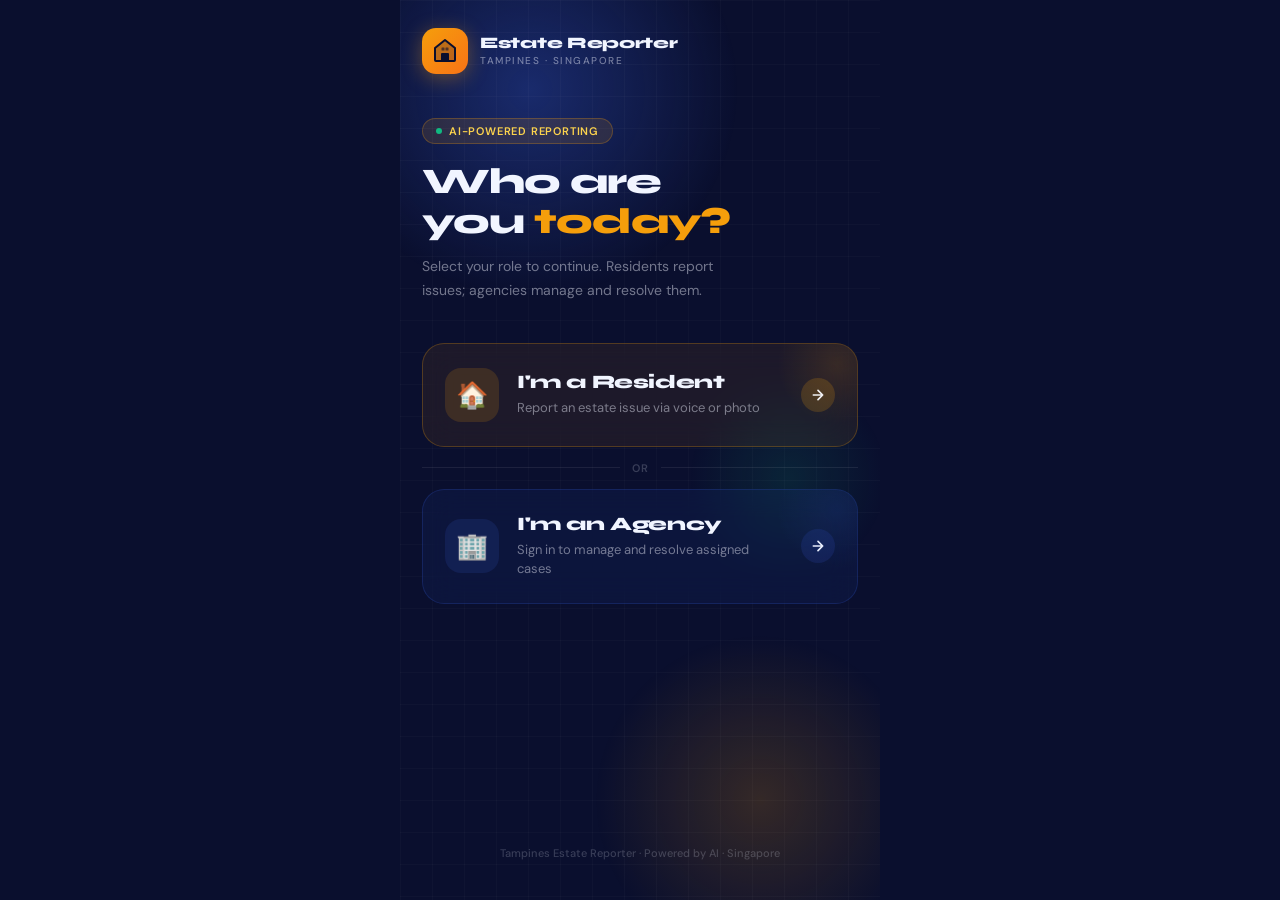
<file: templates/index.html>
<!DOCTYPE html>
<html lang="en">
<head>
<meta charset="UTF-8">
<meta name="viewport" content="width=device-width, initial-scale=1.0, user-scalable=no">
<title>Tampines Estate Reporter</title>
<link href="https://fonts.googleapis.com/css2?family=Syne:wght@700;800&family=DM+Sans:ital,opsz,wght@0,9..40,400;0,9..40,500;0,9..40,600;1,9..40,400&display=swap" rel="stylesheet">
<style>
:root {
  --ink:     #0a0f2e;
  --accent:  #f59e0b;
  --ok:      #10b981;
  --text:    #f1f5ff;
  --muted:   rgba(241,245,255,0.45);
  --border:  rgba(255,255,255,0.13);
}
*,*::before,*::after{box-sizing:border-box;margin:0;padding:0;-webkit-tap-highlight-color:transparent;}
body{
  font-family:'DM Sans',sans-serif;min-height:100dvh;max-width:480px;
  margin:0 auto;background:var(--ink);color:var(--text);
  display:flex;flex-direction:column;overflow-x:hidden;
}

/* ── Animated background ── */
.bg-canvas{position:fixed;inset:0;max-width:480px;margin:0 auto;z-index:0;overflow:hidden;pointer-events:none;}
.bg-canvas::before{
  content:'';position:absolute;top:-120px;left:-80px;width:420px;height:420px;border-radius:50%;
  background:radial-gradient(circle,rgba(45,77,184,0.45) 0%,transparent 70%);
  animation:drift1 9s ease-in-out infinite alternate;
}
.bg-canvas::after{
  content:'';position:absolute;bottom:-80px;right:-60px;width:360px;height:360px;border-radius:50%;
  background:radial-gradient(circle,rgba(245,158,11,0.18) 0%,transparent 65%);
  animation:drift2 11s ease-in-out infinite alternate;
}
.bg-spot{
  position:absolute;top:42%;left:60%;width:200px;height:200px;border-radius:50%;
  background:radial-gradient(circle,rgba(16,185,129,0.12) 0%,transparent 70%);
  animation:drift3 14s ease-in-out infinite alternate;
}
.bg-grid{
  position:absolute;inset:0;
  background-image:linear-gradient(rgba(255,255,255,0.025) 1px,transparent 1px),
    linear-gradient(90deg,rgba(255,255,255,0.025) 1px,transparent 1px);
  background-size:32px 32px;
}
@keyframes drift1{0%{transform:translate(0,0) scale(1)}100%{transform:translate(30px,40px) scale(1.08)}}
@keyframes drift2{0%{transform:translate(0,0) scale(1)}100%{transform:translate(-24px,-30px) scale(1.05)}}
@keyframes drift3{0%{transform:translate(0,0)}100%{transform:translate(-20px,20px)}}
@keyframes pulse{0%,100%{opacity:.5;transform:scale(1)}50%{opacity:1;transform:scale(1.35)}}
@keyframes fadeUp{from{opacity:0;transform:translateY(24px)}to{opacity:1;transform:translateY(0)}}

/* ── Page ── */
.page{
  position:relative;z-index:1;flex:1;
  display:flex;flex-direction:column;
  padding:0 22px 40px;min-height:100dvh;
}

/* ── Brand ── */
.brand-bar{display:flex;align-items:center;gap:12px;padding:28px 0 0;}
.brand-icon{
  width:46px;height:46px;border-radius:14px;
  background:linear-gradient(135deg,var(--accent) 0%,#f97316 100%);
  display:flex;align-items:center;justify-content:center;flex-shrink:0;
  box-shadow:0 4px 20px rgba(245,158,11,0.35);
}
.brand-icon svg{width:26px;height:26px;}
.brand-name{font-family:'Syne',sans-serif;font-size:16px;font-weight:800;color:var(--text);letter-spacing:-0.3px;line-height:1;}
.brand-sub{font-size:10px;font-weight:500;color:var(--muted);letter-spacing:1.5px;text-transform:uppercase;margin-top:3px;}

/* ── Hero ── */
.hero{margin-top:44px;margin-bottom:40px;animation:fadeUp 0.5s ease both;}
.hero-eyebrow{
  display:inline-flex;align-items:center;gap:7px;
  background:rgba(245,158,11,0.12);border:1px solid rgba(245,158,11,0.25);
  border-radius:40px;padding:5px 13px;font-size:11px;font-weight:600;
  color:#fcd34d;letter-spacing:0.8px;text-transform:uppercase;margin-bottom:18px;
}
.hero-eyebrow .dot{width:6px;height:6px;border-radius:50%;background:var(--ok);animation:pulse 2s ease-in-out infinite;}
.hero-title{
  font-family:'Syne',sans-serif;font-size:36px;font-weight:800;
  color:var(--text);line-height:1.1;letter-spacing:-1px;margin-bottom:14px;
}
.hero-title em{font-style:normal;color:var(--accent);}
.hero-desc{font-size:14px;line-height:1.7;color:var(--muted);max-width:310px;}

/* ── Portal cards ── */
.portal-cards{display:flex;flex-direction:column;gap:14px;animation:fadeUp 0.55s 0.1s ease both;}

.pcard{
  border-radius:22px;border:1.5px solid var(--border);
  padding:24px 22px;cursor:pointer;
  backdrop-filter:blur(16px);-webkit-backdrop-filter:blur(16px);
  transition:transform 0.18s,border-color 0.18s,box-shadow 0.18s;
  position:relative;overflow:hidden;
  display:flex;align-items:center;gap:18px;
  text-decoration:none;
}
.pcard:active{transform:scale(0.975);}

/* Resident card */
.pcard.resident{
  background:rgba(245,158,11,0.08);
  border-color:rgba(245,158,11,0.25);
}
.pcard.resident:hover{
  border-color:rgba(245,158,11,0.55);
  box-shadow:0 8px 32px rgba(245,158,11,0.18);
  transform:translateY(-2px);
}

/* Agency card */
.pcard.agency{
  background:rgba(45,77,184,0.10);
  border-color:rgba(45,77,184,0.28);
}
.pcard.agency:hover{
  border-color:rgba(45,77,184,0.55);
  box-shadow:0 8px 32px rgba(45,77,184,0.2);
  transform:translateY(-2px);
}

/* Icon circle */
.pcard-icon{
  width:54px;height:54px;border-radius:16px;
  display:flex;align-items:center;justify-content:center;
  flex-shrink:0;font-size:26px;
}
.pcard.resident .pcard-icon{background:rgba(245,158,11,0.15);}
.pcard.agency   .pcard-icon{background:rgba(45,77,184,0.18);}

.pcard-body{flex:1;min-width:0;}
.pcard-title{
  font-family:'Syne',sans-serif;font-size:19px;font-weight:800;
  color:var(--text);letter-spacing:-0.4px;line-height:1.1;margin-bottom:5px;
}
.pcard-sub{font-size:13px;color:var(--muted);font-weight:400;line-height:1.5;}

.pcard-arrow{
  width:34px;height:34px;border-radius:50%;
  display:flex;align-items:center;justify-content:center;
  flex-shrink:0;
}
.pcard.resident .pcard-arrow{background:rgba(245,158,11,0.18);}
.pcard.agency   .pcard-arrow{background:rgba(45,77,184,0.2);}
.pcard-arrow svg{width:16px;height:16px;color:var(--text);}

/* Glow streak inside card */
.pcard::before{
  content:'';position:absolute;top:-40px;right:-40px;
  width:120px;height:120px;border-radius:50%;
  pointer-events:none;
}
.pcard.resident::before{background:radial-gradient(circle,rgba(245,158,11,0.12) 0%,transparent 70%);}
.pcard.agency::before{background:radial-gradient(circle,rgba(45,77,184,0.14) 0%,transparent 70%);}

/* ── Divider ── */
.or-divider{
  display:flex;align-items:center;gap:12px;
  font-size:11px;font-weight:600;color:rgba(241,245,255,0.2);
  letter-spacing:1px;text-transform:uppercase;
}
.or-divider::before,.or-divider::after{content:'';flex:1;height:1px;background:rgba(255,255,255,0.08);}

/* ── Footer ── */
.footer{
  margin-top:auto;padding-top:32px;
  text-align:center;font-size:11px;color:rgba(241,245,255,0.2);
  font-weight:500;animation:fadeUp 0.6s 0.2s ease both;
}
</style>
</head>
<body>

<div class="bg-canvas">
  <div class="bg-grid"></div>
  <div class="bg-spot"></div>
</div>

<div class="page">

  <!-- Brand -->
  <div class="brand-bar">
    <div class="brand-icon">
      <svg viewBox="0 0 26 26" fill="none" xmlns="http://www.w3.org/2000/svg">
        <path d="M13 2L23 10v12a1 1 0 01-1 1H4a1 1 0 01-1-1V10L13 2z" fill="#0a0f2e" opacity=".25"/>
        <path d="M13 2L23 10v12a1 1 0 01-1 1H4a1 1 0 01-1-1V10L13 2z" stroke="#0a0f2e" stroke-width="2" stroke-linejoin="round" fill="none"/>
        <rect x="9" y="15" width="8" height="8" rx="1" fill="#0a0f2e"/>
        <rect x="9.5" y="9.5" width="3" height="3" rx=".5" fill="#0a0f2e" opacity=".6"/>
        <rect x="13.5" y="9.5" width="3" height="3" rx=".5" fill="#0a0f2e" opacity=".6"/>
      </svg>
    </div>
    <div>
      <div class="brand-name">Estate Reporter</div>
      <div class="brand-sub">Tampines · Singapore</div>
    </div>
  </div>

  <!-- Hero -->
  <div class="hero">
    <div class="hero-eyebrow">
      <span class="dot"></span>
      AI-Powered Reporting
    </div>
    <div class="hero-title">Who are<br>you <em>today?</em></div>
    <div class="hero-desc">Select your role to continue. Residents report issues; agencies manage and resolve them.</div>
  </div>

  <!-- Portal selector -->
  <div class="portal-cards">

    <a class="pcard resident" href="/login.html">
      <div class="pcard-icon">🏠</div>
      <div class="pcard-body">
        <div class="pcard-title">I'm a Resident</div>
        <div class="pcard-sub">Report an estate issue via voice or photo</div>
      </div>
      <div class="pcard-arrow">
        <svg viewBox="0 0 24 24" fill="none" stroke="currentColor" stroke-width="2.5" stroke-linecap="round" stroke-linejoin="round">
          <path d="M5 12h14M12 5l7 7-7 7"/>
        </svg>
      </div>
    </a>

    <div class="or-divider">or</div>

    <a class="pcard agency" href="/agency_login.html">
      <div class="pcard-icon">🏢</div>
      <div class="pcard-body">
        <div class="pcard-title">I'm an Agency</div>
        <div class="pcard-sub">Sign in to manage and resolve assigned cases</div>
      </div>
      <div class="pcard-arrow">
        <svg viewBox="0 0 24 24" fill="none" stroke="currentColor" stroke-width="2.5" stroke-linecap="round" stroke-linejoin="round">
          <path d="M5 12h14M12 5l7 7-7 7"/>
        </svg>
      </div>
    </a>

  </div>

  <div class="footer">Tampines Estate Reporter · Powered by AI · Singapore</div>

</div>

<script>
// If resident is already logged in, skip straight to home
(function() {
  try {
    const p = JSON.parse(localStorage.getItem('tampines_profile') || 'null');
    if (p && p.phone && p.homeAddress) { window.location.replace('/home.html'); return; }
  } catch(e) {}

  // If agency is already logged in, skip straight to dashboard
  try {
    const s = JSON.parse(sessionStorage.getItem('agency_session') || 'null');
    if (s && s.agency) { window.location.replace('/agency_dashboard.html'); return; }
  } catch(e) {}
})();
</script>
</body>
</html>
</file>
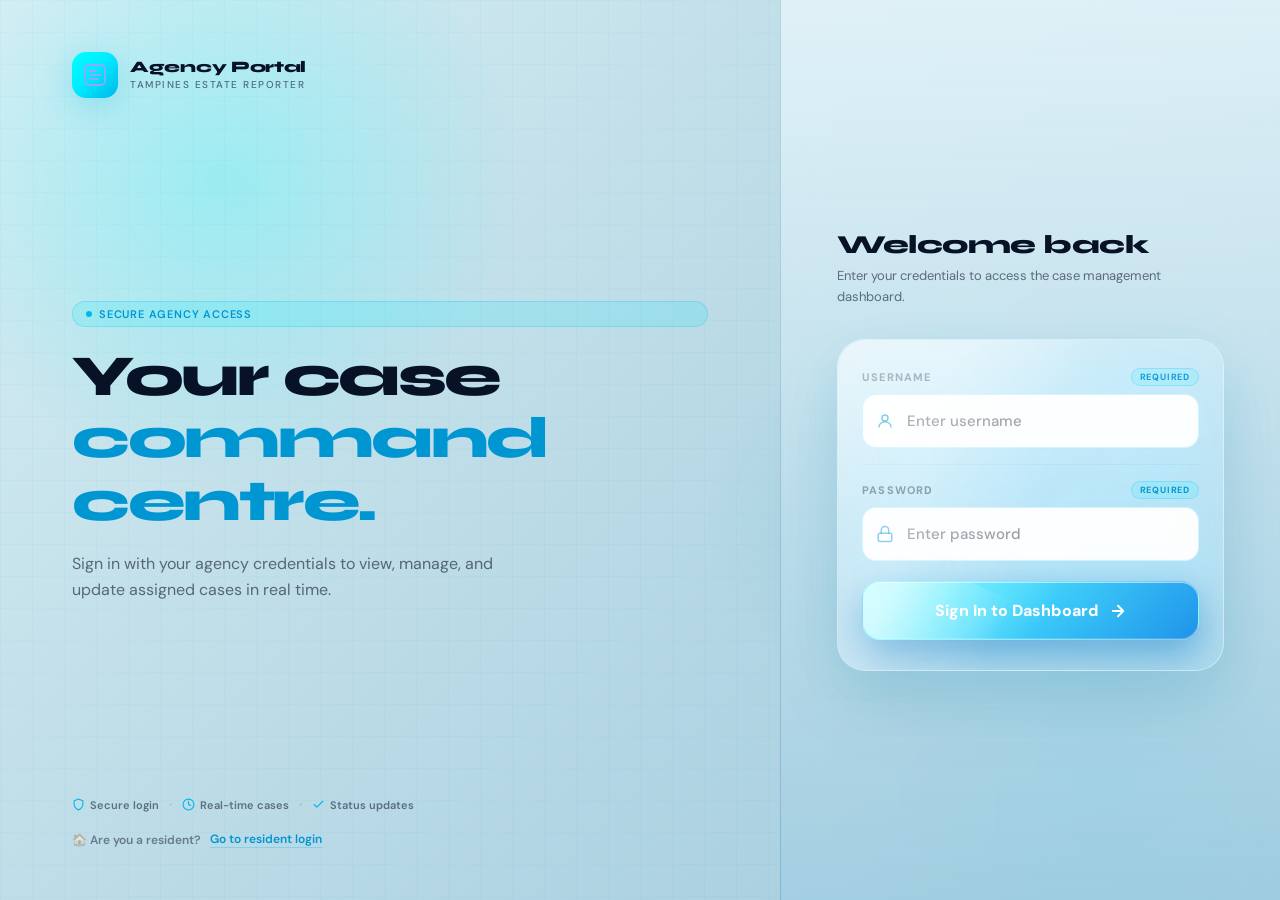
<file: templates/agency_login.html>
<!DOCTYPE html>
<html lang="en">
<head>
<meta charset="UTF-8">
<meta name="viewport" content="width=device-width, initial-scale=1.0, user-scalable=no">
<title>Tampines Estate Reporter — Agency Portal</title>
<link href="https://fonts.googleapis.com/css2?family=Syne:wght@700;800&family=DM+Sans:ital,opsz,wght@0,9..40,400;0,9..40,500;0,9..40,600;1,9..40,400&display=swap" rel="stylesheet">
<!-- keep your same HTML above -->

<style>
:root {
  --ink: #f3fcff;
  --accent: #00b7eb;
  --ok: #00b7eb;
  --err: #ef4444;

  --border: rgba(0,183,235,0.12);
  --border-f: rgba(0,183,235,0.38);

  --text: #081226;
  --muted: rgba(8,18,38,0.58);

  --cyan1: #00ffff;
  --cyan2: #00ebff;
  --cyan3: #00b7eb;
  --cyan4: #62c1d0;

  --card: rgba(255,255,255,0.86);
}

*,*::before,*::after{
  box-sizing:border-box;
  margin:0;
  padding:0;
  -webkit-tap-highlight-color:transparent;
}

body{
  font-family:'DM Sans',sans-serif;
  min-height:100dvh;
  background:linear-gradient(135deg,#d7eef4 0%,#bddce7 45%,#9fc9dc 100%);
  color:var(--text);
  display:flex;
  flex-direction:column;
  overflow-x:hidden;
}

.bg-canvas{
  position:fixed;
  inset:0;
  z-index:0;
  overflow:hidden;
  pointer-events:none;
}

.bg-canvas::before{
  content:'';
  position:absolute;
  top:-120px;
  left:-80px;
  width:600px;
  height:600px;
  border-radius:50%;
  background:radial-gradient(circle,rgba(0,255,255,0.24) 0%,transparent 70%);
  animation:drift1 9s ease-in-out infinite alternate;
}

.bg-canvas::after{
  content:'';
  position:absolute;
  bottom:-80px;
  right:-60px;
  width:500px;
  height:500px;
  border-radius:50%;
  background:radial-gradient(circle,rgba(0,183,235,0.18) 0%,transparent 65%);
  animation:drift2 11s ease-in-out infinite alternate;
}

.bg-spot{
  position:absolute;
  top:40%;
  left:55%;
  width:320px;
  height:320px;
  border-radius:50%;
  background:radial-gradient(circle,rgba(98,193,208,0.14) 0%,transparent 70%);
  animation:drift3 14s ease-in-out infinite alternate;
}

.bg-grid{
  position:absolute;
  inset:0;
  background-image:
    linear-gradient(rgba(0,183,235,0.035) 1px,transparent 1px),
    linear-gradient(90deg,rgba(0,183,235,0.035) 1px,transparent 1px);
  background-size:32px 32px;
}

@keyframes drift1{
  0%{transform:translate(0,0) scale(1)}
  100%{transform:translate(30px,40px) scale(1.08)}
}
@keyframes drift2{
  0%{transform:translate(0,0) scale(1)}
  100%{transform:translate(-24px,-30px) scale(1.05)}
}
@keyframes drift3{
  0%{transform:translate(0,0)}
  100%{transform:translate(-20px,20px)}
}
@keyframes pulse{
  0%,100%{opacity:.5;transform:scale(1)}
  50%{opacity:1;transform:scale(1.35)}
}
@keyframes spin{
  to{transform:rotate(360deg)}
}

.brand-bar{
  display:flex;
  align-items:center;
  gap:12px;
}

.brand-icon{
  width:46px;
  height:46px;
  border-radius:14px;
  flex-shrink:0;
  background:linear-gradient(135deg,#00ffff 0%,#00ebff 45%,#00b7eb 100%);
  display:flex;
  align-items:center;
  justify-content:center;
  box-shadow:0 8px 30px rgba(0,183,235,0.25);
}

.brand-icon svg{
  width:26px;
  height:26px;
}

.brand-name{
  font-family:'Syne',sans-serif;
  font-size:16px;
  font-weight:800;
  color:var(--text);
  letter-spacing:-0.3px;
  line-height:1;
}

.brand-sub{
  font-size:10px;
  font-weight:500;
  color:var(--muted);
  letter-spacing:1.5px;
  text-transform:uppercase;
  margin-top:3px;
}

.hero-eyebrow{
  display:inline-flex;
  align-items:center;
  gap:7px;
  background:rgba(0,235,255,0.16);
  border:1px solid rgba(0,183,235,0.24);
  border-radius:40px;
  padding:5px 13px;
  font-size:11px;
  font-weight:600;
  color:#0096d1;
  letter-spacing:0.8px;
  text-transform:uppercase;
  margin-bottom:18px;
}

.hero-eyebrow .dot{
  width:6px;
  height:6px;
  border-radius:50%;
  background:#00b7eb;
  animation:pulse 2s ease-in-out infinite;
}

.hero-title{
  font-family:'Syne',sans-serif;
  font-weight:800;
  color:var(--text);
  line-height:1.08;
  margin-bottom:14px;
}

.hero-title em{
  font-style:normal;
  color:#0096d1;
}

.hero-desc{
  line-height:1.65;
  color:var(--muted);
  font-weight:400;
}

/* ═══════════════════════════════════════
   LIQUID GLASS LOGIN CARD
═══════════════════════════════════════ */

.form-card{
  position:relative;
  overflow:hidden;
  isolation:isolate;
  background:linear-gradient(
    135deg,
    rgba(255,255,255,0.22) 0%,
    rgba(255,255,255,0.10) 45%,
    rgba(255,255,255,0.06) 100%
  );
  border:1px solid rgba(255,255,255,0.34);
  border-radius:28px;
  padding:28px 24px 30px;
  backdrop-filter:blur(30px) saturate(180%);
  -webkit-backdrop-filter:blur(30px) saturate(180%);
  display:flex;
  flex-direction:column;
  gap:20px;
  box-shadow:
    inset 0 1px 0 rgba(255,255,255,0.45),
    inset 0 -1px 0 rgba(255,255,255,0.08),
    0 16px 45px rgba(0,50,80,0.18);
  transition:transform .25s ease, box-shadow .25s ease;
}



/* top glossy layer */
.form-card::before{
  content:'';
  position:absolute;
  inset:0;
  border-radius:inherit;

  background:
    linear-gradient(
      145deg,
      rgba(255,255,255,0.55) 0%,
      rgba(255,255,255,0.10) 35%,
      transparent 65%
    );

  pointer-events:none;
}

/* floating liquid reflection */
.form-card::after{
  content:'';
  position:absolute;

  top:-40%;
  left:-20%;

  width:65%;
  height:220%;

  background:
    linear-gradient(
      90deg,
      transparent,
      rgba(255,255,255,0.24),
      transparent
    );

  transform:rotate(18deg);

  animation:glassFlow 8s linear infinite;

  pointer-events:none;
}

@keyframes glassFlow{
  0%{
    transform:translateX(-120%) rotate(18deg);
  }

  100%{
    transform:translateX(260%) rotate(18deg);
  }
}

/* hover floating effect */
.form-card:hover{
  transform:translateY(-2px);

  box-shadow:
    inset 0 1px 0 rgba(255,255,255,0.68),
    inset 0 -1px 0 rgba(255,255,255,0.12),
    0 18px 45px rgba(0,110,170,0.22),
    0 34px 80px rgba(0,50,90,0.20);
}

.field{
  display:flex;
  flex-direction:column;
  gap:8px;
}

.field-label{
  display:flex;
  align-items:center;
  justify-content:space-between;
}

.field-label-text{
  font-size:11px;
  font-weight:700;
  letter-spacing:1.2px;
  text-transform:uppercase;
  color:rgba(8,18,38,0.55);
}

.badge-required{
  font-size:9px;
  font-weight:700;
  letter-spacing:0.8px;
  text-transform:uppercase;
  color:#0096d1;
  background:rgba(0,235,255,0.13);
  border:1px solid rgba(0,183,235,0.24);
  padding:2px 8px;
  border-radius:20px;
}

.input-wrap{
  position:relative;
  display:flex;
  align-items:center;
  background:rgba(255,255,255,0.96);
  border:1.5px solid rgba(0,183,235,0.16);
  border-radius:14px;
  overflow:hidden;
  transition:border-color 0.2s,background 0.2s,box-shadow 0.2s;
}

.input-wrap:focus-within{
  border-color:var(--border-f);
  background:#ffffff;
  box-shadow:0 0 0 4px rgba(0,183,235,0.08);
}

.input-wrap.valid{
  border-color:rgba(0,183,235,0.55);
}

.input-wrap.invalid{
  border-color:rgba(239,68,68,0.55);
}

.input-icon{
  width:44px;
  display:flex;
  align-items:center;
  justify-content:center;
  flex-shrink:0;
  color:rgba(0,150,209,0.55);
}

.input-icon svg{
  width:18px;
  height:18px;
}

.input-wrap input{
  flex:1;
  background:transparent;
  border:none;
  outline:none;
  padding:16px 0;
  font-family:'DM Sans',sans-serif;
  font-size:15px;
  font-weight:500;
  color:#081226;
  min-width:0;
}

.input-wrap input::placeholder{
  color:rgba(8,18,38,0.42);
}

.input-check{
  width:36px;
  display:flex;
  align-items:center;
  justify-content:center;
  color:#00b7eb;
  opacity:0;
  transition:opacity 0.2s;
  flex-shrink:0;
}

.input-wrap.valid .input-check{
  opacity:1;
}

.input-check svg{
  width:16px;
  height:16px;
}

.divider{
  height:1px;
  background:rgba(0,183,235,0.10);
  margin:-4px 0;
}

/* ═══════════════════════════════════════
   LIQUID GLASS SIGN IN BUTTON
═══════════════════════════════════════ */

.cta-btn{
  position:relative;
  overflow:hidden;
  isolation:isolate;

  width:100%;
  padding:18px;
  border:none;
  border-radius:18px;

  background:
    linear-gradient(
      135deg,
      rgba(0,255,255,0.72) 0%,
      rgba(0,210,255,0.62) 42%,
      rgba(0,130,230,0.82) 100%
    );

  color:#ffffff;
  font-family:'DM Sans',sans-serif;
  font-size:16px;
  font-weight:800;

  cursor:pointer;

  display:flex;
  align-items:center;
  justify-content:center;
  gap:10px;

  backdrop-filter:blur(22px) saturate(180%);
  -webkit-backdrop-filter:blur(22px) saturate(180%);

  border:1px solid rgba(255,255,255,0.42);

  box-shadow:
    inset 0 1px 0 rgba(255,255,255,0.55),
    inset 0 -1px 0 rgba(255,255,255,0.16),
    0 12px 28px rgba(0,120,200,0.28),
    0 18px 45px rgba(0,80,140,0.18);

  transition:
    transform .18s ease,
    box-shadow .25s ease,
    opacity .25s ease;
}

/* glossy top layer */
.cta-btn::before{
  content:'';
  position:absolute;
  inset:0;
  border-radius:inherit;

  background:
    linear-gradient(
      120deg,
      rgba(255,255,255,0.68) 0%,
      rgba(255,255,255,0.22) 28%,
      transparent 55%
    );

  opacity:.95;
  pointer-events:none;
}

/* animated liquid shine */
.cta-btn::after{
  content:'';
  position:absolute;
  top:-60%;
  left:-30%;

  width:70%;
  height:220%;

  background:
    linear-gradient(
      90deg,
      transparent,
      rgba(255,255,255,0.38),
      transparent
    );

  transform:rotate(24deg);
  animation:liquidMove 4.5s linear infinite;

  pointer-events:none;
}

@keyframes liquidMove{
  0%{
    transform:translateX(-120%) rotate(24deg);
  }
  100%{
    transform:translateX(260%) rotate(24deg);
  }
}

.cta-btn:hover{
  transform:translateY(-2px);

  box-shadow:
    inset 0 1px 0 rgba(255,255,255,0.72),
    inset 0 -1px 0 rgba(255,255,255,0.22),
    0 18px 40px rgba(0,140,220,0.36),
    0 28px 60px rgba(0,90,160,0.22);
}

.cta-btn:active{
  transform:scale(0.985);
}

.cta-btn.loading .btn-label,
.cta-btn.loading .cta-arrow{
  display:none;
}

.cta-btn:not(.loading) .btn-spinner{
  display:none;
}

.btn-spinner{
  width:20px;
  height:20px;
  border:2.5px solid rgba(255,255,255,0.3);
  border-top-color:#fff;
  border-radius:50%;
  animation:spin 0.7s linear infinite;
}

.cta-arrow{
  width:18px;
  height:18px;
  position:relative;
  z-index:2;
}

.btn-label{
  position:relative;
  z-index:2;
}

.cta-arrow{
  width:18px;
  height:18px;
}

.trust-bar{
  display:flex;
  align-items:center;
  gap:10px;
  flex-wrap:wrap;
}

.trust-item{
  display:flex;
  align-items:center;
  gap:5px;
  font-size:11px;
  font-weight:600;
  color:rgba(8,18,38,0.54);
}

.trust-item svg{
  width:13px;
  height:13px;
  color:#00b7eb;
}

.trust-sep{
  color:rgba(8,18,38,0.18);
}

.resident-link{
  display:inline-flex;
  align-items:center;
  gap:6px;
  font-size:12px;
  font-weight:600;
  color:rgba(8,18,38,0.48);
}

.resident-link a{
  color:#0096d1;
  text-decoration:none;
  border-bottom:1px solid rgba(0,183,235,0.28);
}

.resident-link a:hover{
  color:#00b7eb;
}

.toast{
  position:fixed;
  bottom:24px;
  left:50%;
  transform:translateX(-50%) translateY(70px);
  background:#081226;
  border:1px solid rgba(239,68,68,0.4);
  color:#fca5a5;
  padding:12px 20px;
  border-radius:14px;
  font-size:13px;
  font-weight:600;
  z-index:999;
  transition:transform 0.3s;
  max-width:340px;
  text-align:center;
  box-shadow:0 8px 32px rgba(0,0,0,0.24);
}

.toast.show{
  transform:translateX(-50%) translateY(0);
}

.mobile-page{
  position:relative;
  z-index:1;
  flex:1;
  display:flex;
  flex-direction:column;
  padding:0 22px 44px;
  min-height:100dvh;
  max-width:480px;
  margin:0 auto;
  width:100%;
}

.mobile-page .brand-bar{
  padding-top:28px;
}

.mobile-page .hero{
  margin:36px 0;
}

.mobile-page .hero-title{
  font-size:34px;
  letter-spacing:-1px;
}

.mobile-page .hero-desc{
  font-size:14px;
  max-width:320px;
}

.mobile-page .trust-bar{
  justify-content:center;
  margin-top:22px;
}

.mobile-page .resident-link{
  margin-top:18px;
}

.desktop-layout{
  display:none;
}

@media(min-width:768px){
  .mobile-page{
    display:none;
  }

  .desktop-layout{
    position:relative;
    z-index:1;
    flex:1;
    display:flex;
    min-height:100dvh;
  }

  .d-left{
    flex:1;
    min-width:0;
    display:flex;
    flex-direction:column;
    padding:52px 72px;
  }

  .d-left .brand-bar{
    flex-shrink:0;
  }

  .d-left .hero-area{
    flex:1;
    display:flex;
    flex-direction:column;
    justify-content:center;
    padding:48px 0 36px;
  }

  .d-left .hero-title{
    font-size:58px;
    letter-spacing:-2.5px;
  }

  .d-left .hero-desc{
    font-size:16px;
    max-width:460px;
    margin-top:4px;
  }

  .d-left .left-footer{
    display:flex;
    flex-direction:column;
    gap:16px;
    flex-shrink:0;
  }

 .d-right{
  width:500px;
  flex-shrink:0;
  display:flex;
  flex-direction:column;
  justify-content:center;
  padding:52px 56px;
  background:linear-gradient(180deg,rgba(230,245,250,0.82) 0%,rgba(160,205,225,0.72) 100%);
  border-left:1px solid rgba(0,80,120,0.18);
  backdrop-filter:blur(22px);
}

  .d-right-heading{
    font-family:'Syne',sans-serif;
    font-size:26px;
    font-weight:800;
    color:var(--text);
    margin-bottom:6px;
    letter-spacing:-0.5px;
  }

  .d-right-sub{
    font-size:13px;
    color:var(--muted);
    margin-bottom:32px;
    line-height:1.6;
  }

  .d-right .form-card{
    box-shadow:
      0 20px 60px rgba(0,183,235,0.14),
      0 32px 80px rgba(8,18,38,0.08);
  }

  .d-right-footer{
    margin-top:24px;
  }
}
</style>
</head>
<body>

<div class="bg-canvas">
  <div class="bg-grid"></div>
  <div class="bg-spot"></div>
</div>

<!-- ════════════ MOBILE ════════════ -->
<div class="mobile-page">
  <div class="brand-bar">
    <div class="brand-icon">
      <svg viewBox="0 0 26 26" fill="none">
        <rect x="3" y="3" width="20" height="20" rx="4" stroke="#90a8f8" stroke-width="1.8" fill="none"/>
        <path d="M8 13h10M8 9h6M8 17h8" stroke="#90a8f8" stroke-width="1.8" stroke-linecap="round"/>
      </svg>
    </div>
    <div>
      <div class="brand-name">Agency Portal</div>
      <div class="brand-sub">Tampines Estate Reporter</div>
    </div>
  </div>

  <div class="hero">
    <div class="hero-eyebrow"><span class="dot"></span>Secure Agency Access</div>
    <div class="hero-title">Your case<br><em>command centre.</em></div>
    <div class="hero-desc">Sign in with your agency credentials to view, manage, and update assigned cases in real time.</div>
  </div>

  <div class="form-card" id="mobileForm">
    <div class="field">
      <div class="field-label">
        <span class="field-label-text">Username</span>
        <span class="badge-required">Required</span>
      </div>
      <div class="input-wrap" id="m-wrap-user">
        <div class="input-icon">
          <svg viewBox="0 0 24 24" fill="none" stroke="currentColor" stroke-width="2" stroke-linecap="round" stroke-linejoin="round"><circle cx="12" cy="8" r="4"/><path d="M4 20c0-4 3.6-7 8-7s8 3 8 7"/></svg>
        </div>
        <input type="text" id="m-inp-user" placeholder="Enter username"
          oninput="lv('m-wrap-user','m-inp-user','user')"
          onkeydown="if(event.key==='Enter')document.getElementById('m-inp-pass').focus()"/>
        <div class="input-check"><svg viewBox="0 0 24 24" fill="none" stroke="currentColor" stroke-width="2.5" stroke-linecap="round" stroke-linejoin="round"><polyline points="20 6 9 17 4 12"/></svg></div>
      </div>
    </div>
    <div class="divider"></div>
    <div class="field">
      <div class="field-label">
        <span class="field-label-text">Password</span>
        <span class="badge-required">Required</span>
      </div>
      <div class="input-wrap" id="m-wrap-pass">
        <div class="input-icon">
          <svg viewBox="0 0 24 24" fill="none" stroke="currentColor" stroke-width="2" stroke-linecap="round" stroke-linejoin="round"><rect x="3" y="11" width="18" height="11" rx="2"/><path d="M7 11V7a5 5 0 0110 0v4"/></svg>
        </div>
        <input type="password" id="m-inp-pass" placeholder="Enter password"
          oninput="lv('m-wrap-pass','m-inp-pass','pass')"
          onkeydown="if(event.key==='Enter')doLogin('m-inp-user','m-inp-pass','m-wrap-user','m-wrap-pass','m-ctaBtn')"/>
        <div class="input-check"><svg viewBox="0 0 24 24" fill="none" stroke="currentColor" stroke-width="2.5" stroke-linecap="round" stroke-linejoin="round"><polyline points="20 6 9 17 4 12"/></svg></div>
      </div>
    </div>
    <button class="cta-btn" id="m-ctaBtn" onclick="doLogin('m-inp-user','m-inp-pass','m-wrap-user','m-wrap-pass','m-ctaBtn')">
      <span class="btn-label">Sign In to Dashboard</span>
      <div class="btn-spinner"></div>
      <svg class="cta-arrow" viewBox="0 0 24 24" fill="none" stroke="currentColor" stroke-width="2.5" stroke-linecap="round" stroke-linejoin="round"><path d="M5 12h14M12 5l7 7-7 7"/></svg>
    </button>
  </div>

  <div class="resident-link">🏠 Are you a resident?&nbsp;<a href="/login.html">Go to resident login</a></div>

  <div class="trust-bar">
    <div class="trust-item"><svg viewBox="0 0 24 24" fill="none" stroke="currentColor" stroke-width="2" stroke-linecap="round" stroke-linejoin="round"><path d="M12 22s8-4 8-10V5l-8-3-8 3v7c0 6 8 10 8 10z"/></svg>Secure login</div>
    <span class="trust-sep">·</span>
    <div class="trust-item"><svg viewBox="0 0 24 24" fill="none" stroke="currentColor" stroke-width="2" stroke-linecap="round" stroke-linejoin="round"><circle cx="12" cy="12" r="10"/><polyline points="12 6 12 12 16 14"/></svg>Real-time cases</div>
    <span class="trust-sep">·</span>
    <div class="trust-item"><svg viewBox="0 0 24 24" fill="none" stroke="currentColor" stroke-width="2" stroke-linecap="round" stroke-linejoin="round"><polyline points="20 6 9 17 4 12"/></svg>Status updates</div>
  </div>
</div>

<!-- ════════════ DESKTOP ════════════ -->
<div class="desktop-layout">

  <!-- LEFT: hero -->
  <div class="d-left">
    <div class="brand-bar">
      <div class="brand-icon">
        <svg viewBox="0 0 26 26" fill="none">
          <rect x="3" y="3" width="20" height="20" rx="4" stroke="#90a8f8" stroke-width="1.8" fill="none"/>
          <path d="M8 13h10M8 9h6M8 17h8" stroke="#90a8f8" stroke-width="1.8" stroke-linecap="round"/>
        </svg>
      </div>
      <div>
        <div class="brand-name">Agency Portal</div>
        <div class="brand-sub">Tampines Estate Reporter</div>
      </div>
    </div>

    <div class="hero-area">
      <div class="hero-eyebrow"><span class="dot"></span>Secure Agency Access</div>
      <div class="hero-title">Your case<br><em>command centre.</em></div>
      <div class="hero-desc">Sign in with your agency credentials to view, manage, and update assigned cases in real time.</div>
    </div>

    <div class="left-footer">
      <div class="trust-bar">
        <div class="trust-item"><svg viewBox="0 0 24 24" fill="none" stroke="currentColor" stroke-width="2" stroke-linecap="round" stroke-linejoin="round"><path d="M12 22s8-4 8-10V5l-8-3-8 3v7c0 6 8 10 8 10z"/></svg>Secure login</div>
        <span class="trust-sep">·</span>
        <div class="trust-item"><svg viewBox="0 0 24 24" fill="none" stroke="currentColor" stroke-width="2" stroke-linecap="round" stroke-linejoin="round"><circle cx="12" cy="12" r="10"/><polyline points="12 6 12 12 16 14"/></svg>Real-time cases</div>
        <span class="trust-sep">·</span>
        <div class="trust-item"><svg viewBox="0 0 24 24" fill="none" stroke="currentColor" stroke-width="2" stroke-linecap="round" stroke-linejoin="round"><polyline points="20 6 9 17 4 12"/></svg>Status updates</div>
      </div>
      <div class="resident-link">🏠 Are you a resident?&nbsp;<a href="/login.html">Go to resident login</a></div>
    </div>
  </div>

  <!-- RIGHT: form -->
  <div class="d-right">
    <div class="d-right-heading">Welcome back</div>
    <div class="d-right-sub">Enter your credentials to access the case management dashboard.</div>

    <div class="form-card">
      <div class="field">
        <div class="field-label">
          <span class="field-label-text">Username</span>
          <span class="badge-required">Required</span>
        </div>
        <div class="input-wrap" id="d-wrap-user">
          <div class="input-icon">
            <svg viewBox="0 0 24 24" fill="none" stroke="currentColor" stroke-width="2" stroke-linecap="round" stroke-linejoin="round"><circle cx="12" cy="8" r="4"/><path d="M4 20c0-4 3.6-7 8-7s8 3 8 7"/></svg>
          </div>
          <input type="text" id="d-inp-user" placeholder="Enter username"
            oninput="lv('d-wrap-user','d-inp-user','user')"
            onkeydown="if(event.key==='Enter')document.getElementById('d-inp-pass').focus()"/>
          <div class="input-check"><svg viewBox="0 0 24 24" fill="none" stroke="currentColor" stroke-width="2.5" stroke-linecap="round" stroke-linejoin="round"><polyline points="20 6 9 17 4 12"/></svg></div>
        </div>
      </div>
      <div class="divider"></div>
      <div class="field">
        <div class="field-label">
          <span class="field-label-text">Password</span>
          <span class="badge-required">Required</span>
        </div>
        <div class="input-wrap" id="d-wrap-pass">
          <div class="input-icon">
            <svg viewBox="0 0 24 24" fill="none" stroke="currentColor" stroke-width="2" stroke-linecap="round" stroke-linejoin="round"><rect x="3" y="11" width="18" height="11" rx="2"/><path d="M7 11V7a5 5 0 0110 0v4"/></svg>
          </div>
          <input type="password" id="d-inp-pass" placeholder="Enter password"
            oninput="lv('d-wrap-pass','d-inp-pass','pass')"
            onkeydown="if(event.key==='Enter')doLogin('d-inp-user','d-inp-pass','d-wrap-user','d-wrap-pass','d-ctaBtn')"/>
          <div class="input-check"><svg viewBox="0 0 24 24" fill="none" stroke="currentColor" stroke-width="2.5" stroke-linecap="round" stroke-linejoin="round"><polyline points="20 6 9 17 4 12"/></svg></div>
        </div>
      </div>
      <button class="cta-btn" id="d-ctaBtn" onclick="doLogin('d-inp-user','d-inp-pass','d-wrap-user','d-wrap-pass','d-ctaBtn')">
        <span class="btn-label">Sign In to Dashboard</span>
        <div class="btn-spinner"></div>
        <svg class="cta-arrow" viewBox="0 0 24 24" fill="none" stroke="currentColor" stroke-width="2.5" stroke-linecap="round" stroke-linejoin="round"><path d="M5 12h14M12 5l7 7-7 7"/></svg>
      </button>
    </div>
  </div>

</div>

<div class="toast" id="toast"></div>

<script>
const COUNCIL_USER = "council";
const COUNCIL_PASS = "tampines2025";
const COUNCIL_NAME = "Big Council / Tampines";

(function(){
  const s = sessionStorage.getItem('agency_session');
  if(s){try{const a=JSON.parse(s);if(a.agency)window.location.replace('/agency_dashboard.html');}catch(e){}}
})();

function setWrap(id, state){
  const el=document.getElementById(id);
  if(!el)return;
  el.classList.toggle('valid',   state==='valid');
  el.classList.toggle('invalid', state==='invalid');
}

function lv(wrapId, inputId, type){
  const v=document.getElementById(inputId).value.trim();
  if(type==='user') setWrap(wrapId, v.length>=2?'valid':v.length>0?'invalid':'');
  else              setWrap(wrapId, v.length>=4?'valid':v.length>0?'invalid':'');
}

function showToast(msg){
  const t=document.getElementById('toast');
  t.textContent=msg;t.classList.add('show');
  setTimeout(()=>t.classList.remove('show'),3200);
}

function doLogin(uId, pId, wuId, wpId, btnId){
  const user=document.getElementById(uId).value.trim();
  const pass=document.getElementById(pId).value;
  if(!user){setWrap(wuId,'invalid');showToast('Please enter your username.');return;}
  if(!pass){setWrap(wpId,'invalid');showToast('Please enter your password.');return;}
  const btn=document.getElementById(btnId);
  btn.classList.add('loading');btn.disabled=true;
  setTimeout(()=>{
    if(user!==COUNCIL_USER||pass!==COUNCIL_PASS){
      btn.classList.remove('loading');btn.disabled=false;
      setWrap(wuId,'invalid');setWrap(wpId,'invalid');
      showToast('❌ Incorrect credentials. Please try again.');
      document.getElementById(pId).value='';
      return;
    }
    sessionStorage.setItem('agency_session',JSON.stringify({agency:COUNCIL_NAME,loginAt:Date.now()}));
    window.location.replace('/agency_dashboard.html');
  },600);
}
</script>
</body>
</html>
</file>
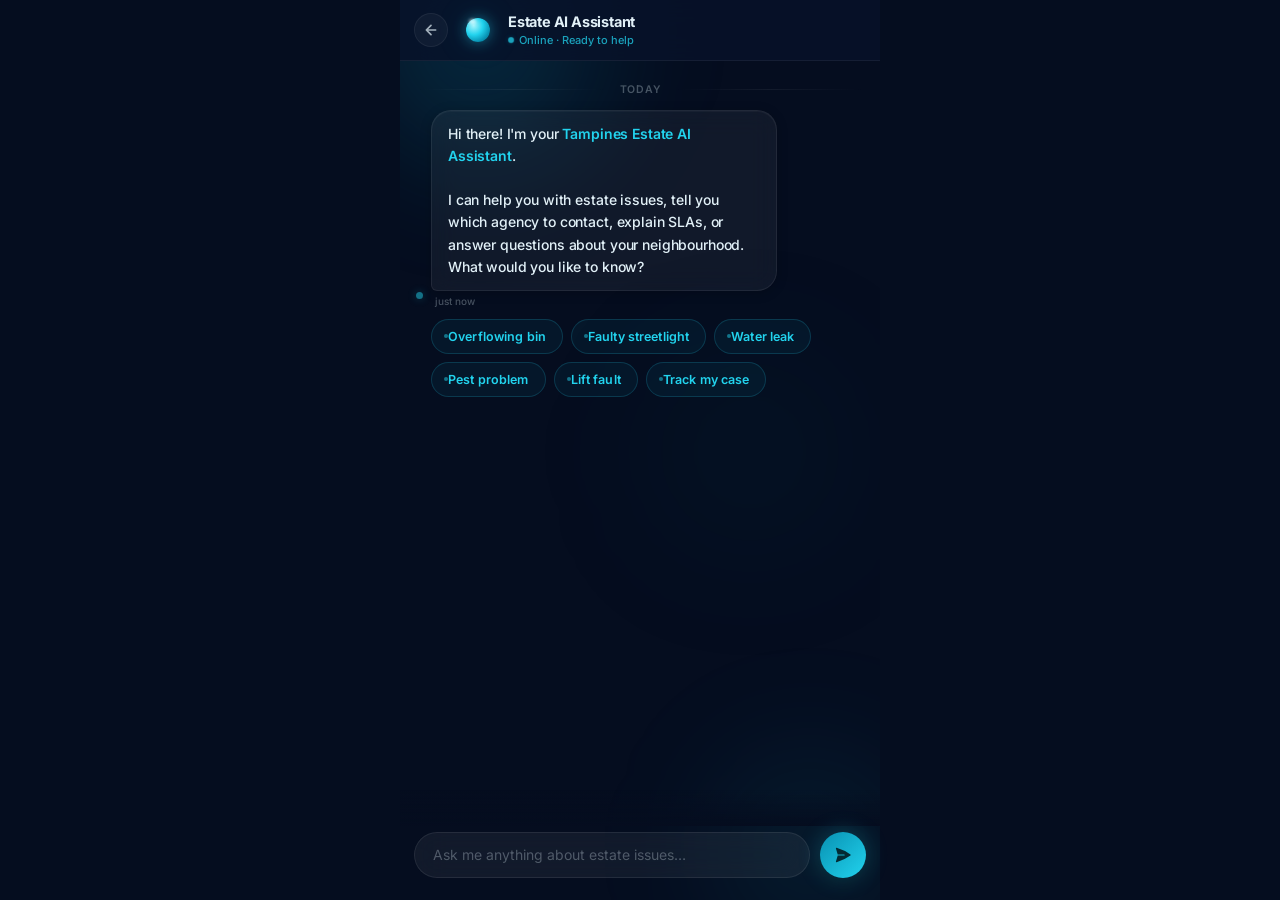
<file: templates/chat.html>
<!DOCTYPE html>
<html lang="en">
<head>
<meta charset="UTF-8">
<meta name="viewport" content="width=device-width, initial-scale=1.0, user-scalable=no">
<title>AI Assistant · Tampines Estate Reporter</title>
<link href="https://fonts.googleapis.com/css2?family=Inter:wght@400;500;600;700&display=swap" rel="stylesheet">
<link rel="stylesheet" href="/static/css/chat.css?v=1">
<!-- <style>
/* ═══════════════════════════════════════════
   DESIGN TOKENS
   ═══════════════════════════════════════════ */
:root {
  --bg:             #050d1f;
  --bg-elevated:    rgba(8,18,42,0.85);
  --surface:        rgba(255,255,255,0.04);
  --surface-hover:  rgba(255,255,255,0.07);
  --border:         rgba(255,255,255,0.06);
  --border-accent:  rgba(34,211,238,0.15);
  --accent:         #22d3ee;
  --accent-mid:     #06b6d4;
  --accent-deep:    #0891b2;
  --accent-darker:  #0e7490;
  --accent-glow:    rgba(34,211,238,0.25);
  --accent-glow-soft: rgba(34,211,238,0.08);
  --ok:             #22d3ee;
  --text:           #e2f1f8;
  --text-dim:       rgba(226,241,248,0.7);
  --muted:          rgba(226,241,248,0.3);
  --radius:         20px;
  --radius-sm:      12px;
}

/* ═══════════════════════════════════════════
   RESET
   ═══════════════════════════════════════════ */
*,*::before,*::after {
  box-sizing: border-box;
  margin: 0;
  padding: 0;
  -webkit-tap-highlight-color: transparent;
}

html { height: 100%; }

body {
  font-family: 'Inter', -apple-system, BlinkMacSystemFont, sans-serif;
  background: var(--bg);
  color: var(--text);
  max-width: 480px;
  margin: 0 auto;
  height: 100dvh;
  display: flex;
  flex-direction: column;
  -webkit-font-smoothing: antialiased;
  -moz-osx-font-smoothing: grayscale;
}

/* ═══════════════════════════════════════════
   ANIMATED BACKGROUND
   ═══════════════════════════════════════════ */
.bg-canvas {
  position: fixed;
  inset: 0;
  max-width: 480px;
  margin: 0 auto;
  z-index: 0;
  pointer-events: none;
  overflow: hidden;
}
.bg-canvas::before {
  content: '';
  position: absolute;
  top: -140px;
  left: -100px;
  width: 360px;
  height: 360px;
  border-radius: 50%;
  background: radial-gradient(circle, rgba(8,145,178,0.28) 0%, transparent 70%);
  animation: drift1 14s ease-in-out infinite alternate;
  filter: blur(50px);
  will-change: transform;
}
.bg-canvas::after {
  content: '';
  position: absolute;
  bottom: -100px;
  right: -80px;
  width: 300px;
  height: 300px;
  border-radius: 50%;
  background: radial-gradient(circle, rgba(34,211,238,0.12) 0%, transparent 65%);
  animation: drift2 18s ease-in-out infinite alternate;
  filter: blur(60px);
  will-change: transform;
}
.bg-blob-center {
  position: absolute;
  top: 38%;
  left: 50%;
  width: 220px;
  height: 220px;
  border-radius: 50%;
  background: radial-gradient(circle, rgba(6,78,96,0.2) 0%, transparent 70%);
  animation: drift3 20s ease-in-out infinite alternate;
  filter: blur(70px);
  will-change: transform;
}

@keyframes drift1 {
  0%   { transform: translate(0, 0) scale(1); }
  100% { transform: translate(30px, 40px) scale(1.08); }
}
@keyframes drift2 {
  0%   { transform: translate(0, 0) scale(1); }
  100% { transform: translate(-25px, -30px) scale(1.05); }
}
@keyframes drift3 {
  0%   { transform: translate(-50%, -50%) scale(1); }
  100% { transform: translate(-45%, -55%) scale(1.12); }
}

/* ═══════════════════════════════════════════
   HEADER — Glass, Compact, Glowing Orb
   ═══════════════════════════════════════════ */
.header {
  position: relative;
  z-index: 100;
  flex-shrink: 0;
  background: var(--bg-elevated);
  backdrop-filter: blur(28px);
  -webkit-backdrop-filter: blur(28px);
  border-bottom: 1px solid var(--border);
  padding: 11px 14px;
  display: flex;
  align-items: center;
  gap: 11px;
}

.header-back {
  width: 34px;
  height: 34px;
  border-radius: 50%;
  background: var(--surface);
  border: 1px solid var(--border);
  display: flex;
  align-items: center;
  justify-content: center;
  cursor: pointer;
  flex-shrink: 0;
  transition: background 0.2s, transform 0.15s;
  text-decoration: none;
  color: var(--text-dim);
}
.header-back:active {
  background: var(--surface-hover);
  transform: scale(0.9);
}
.header-back svg {
  width: 16px;
  height: 16px;
}

/* Glowing AI Orb */
.header-avatar {
  width: 38px;
  height: 38px;
  border-radius: 50%;
  flex-shrink: 0;
  display: flex;
  align-items: center;
  justify-content: center;
  font-size: 0;
  position: relative;
  background: transparent;
  box-shadow: none;
}
.header-avatar::before {
  content: '';
  position: absolute;
  width: 24px;
  height: 24px;
  border-radius: 50%;
  background: radial-gradient(circle at 32% 32%, #a5f3fc, #22d3ee 40%, #0891b2 72%, #065f73);
  box-shadow: 0 0 14px rgba(34,211,238,0.45), 0 0 36px rgba(34,211,238,0.15);
  animation: orb-glow 3.5s ease-in-out infinite;
  will-change: box-shadow, transform;
}
.header-avatar::after {
  content: '';
  position: absolute;
  width: 7px;
  height: 5px;
  border-radius: 50%;
  top: 8px;
  left: 10px;
  background: rgba(255,255,255,0.65);
  filter: blur(1.5px);
}

@keyframes orb-glow {
  0%, 100% {
    box-shadow: 0 0 14px rgba(34,211,238,0.45), 0 0 36px rgba(34,211,238,0.15);
    transform: scale(1);
  }
  50% {
    box-shadow: 0 0 18px rgba(34,211,238,0.55), 0 0 44px rgba(34,211,238,0.2);
    transform: scale(1.06);
  }
}

.header-info {
  flex: 1;
  min-width: 0;
}
.header-name {
  font-size: 14.5px;
  font-weight: 700;
  color: var(--text);
  line-height: 1.25;
  letter-spacing: -0.2px;
}
.header-status {
  display: flex;
  align-items: center;
  gap: 5px;
  font-size: 11px;
  font-weight: 500;
  color: var(--accent);
  opacity: 0.75;
  margin-top: 1px;
}
.status-dot {
  width: 6px;
  height: 6px;
  border-radius: 50%;
  background: var(--accent);
  box-shadow: 0 0 6px var(--accent-glow);
  animation: pulse-dot 2.8s ease-in-out infinite;
  will-change: opacity, transform;
}
@keyframes pulse-dot {
  0%, 100% { opacity: 0.55; transform: scale(1); }
  50%      { opacity: 1;    transform: scale(1.25); }
}

/* ═══════════════════════════════════════════
   CHAT WINDOW
   ═══════════════════════════════════════════ */
.chat-window {
  position: relative;
  z-index: 1;
  flex: 1;
  min-height: 0;
  overflow-y: auto;
  overflow-x: hidden;
  padding: 18px 16px 8px;
  display: flex;
  flex-direction: column;
  gap: 10px;
  scroll-behavior: smooth;
  -webkit-overflow-scrolling: touch;
}
.chat-window::-webkit-scrollbar { width: 0; }

/* ═══════════════════════════════════════════
   MESSAGES
   ═══════════════════════════════════════════ */
.msg-row {
  display: flex;
  gap: 8px;
  align-items: flex-end;
  animation: fadeUp 0.32s cubic-bezier(0.22, 1, 0.36, 1) both;
}
@keyframes fadeUp {
  from { opacity: 0; transform: translateY(14px) scale(0.97); }
  to   { opacity: 1; transform: translateY(0) scale(1); }
}

.msg-row.user { flex-direction: row-reverse; }

/* Tiny status dot — hides emoji from JS */
.msg-avatar {
  font-size: 0;
  width: 7px;
  height: 7px;
  border-radius: 50%;
  flex-shrink: 0;
  display: flex;
  align-items: center;
  justify-content: center;
  align-self: flex-end;
  margin-bottom: 8px;
}
.msg-row.bot .msg-avatar {
  background: rgba(34,211,238,0.5);
  box-shadow: 0 0 8px rgba(34,211,238,0.25);
}
.msg-row.user .msg-avatar {
  background: rgba(34,211,238,0.2);
  box-shadow: none;
}

/* Bubbles */
.msg-bubble {
  max-width: 80%;
  padding: 12px 16px;
  border-radius: var(--radius);
  font-size: 14px;
  font-weight: 500;
  line-height: 1.58;
  word-break: break-word;
  letter-spacing: -0.01em;
}

/* AI Bubble — Dark Glass */
.msg-row.bot .msg-bubble {
  background: rgba(255,255,255,0.05);
  border: 1px solid rgba(255,255,255,0.07);
  border-bottom-left-radius: 6px;
  color: var(--text);
  backdrop-filter: blur(12px);
  -webkit-backdrop-filter: blur(12px);
  box-shadow: 0 2px 12px rgba(0,0,0,0.2), inset 0 1px 0 rgba(255,255,255,0.03);
}
.msg-row.bot .msg-bubble strong {
  color: var(--accent);
  font-weight: 600;
}

/* User Bubble — Aqua Gradient + Glow */
.msg-row.user .msg-bubble {
  background: linear-gradient(135deg, var(--accent-deep), var(--accent));
  border-bottom-right-radius: 6px;
  color: #032a33;
  box-shadow:
    0 0 24px rgba(34,211,238,0.15),
    0 2px 10px rgba(0,0,0,0.25),
    inset 0 1px 0 rgba(255,255,255,0.18);
}
.msg-row.user .msg-bubble strong {
  color: #064e5e;
  font-weight: 600;
}

/* Timestamps */
.msg-time {
  font-size: 10px;
  font-weight: 500;
  color: var(--muted);
  padding: 0 4px;
  margin-top: 4px;
  white-space: nowrap;
}
.msg-row.user .msg-time { text-align: right; }

/* ═══════════════════════════════════════════
   TYPING INDICATOR
   ═══════════════════════════════════════════ */
.typing-bubble {
  background: rgba(255,255,255,0.05);
  border: 1px solid rgba(255,255,255,0.07);
  border-bottom-left-radius: 6px;
  padding: 15px 22px;
  border-radius: var(--radius);
  display: flex;
  gap: 6px;
  align-items: center;
  backdrop-filter: blur(12px);
  -webkit-backdrop-filter: blur(12px);
}
.typing-dot {
  width: 6px;
  height: 6px;
  border-radius: 50%;
  background: var(--accent);
  opacity: 0.4;
  animation: typing-bounce 1.6s ease-in-out infinite;
  will-change: transform, opacity;
}
.typing-dot:nth-child(2) { animation-delay: 0.2s; }
.typing-dot:nth-child(3) { animation-delay: 0.4s; }
@keyframes typing-bounce {
  0%, 60%, 100% { transform: translateY(0); opacity: 0.35; }
  30%           { transform: translateY(-6px); opacity: 1; }
}

/* ═══════════════════════════════════════════
   QUICK CHIPS — Clean Modern Pills
   ═══════════════════════════════════════════ */
.quick-chips {
  display: flex;
  flex-wrap: wrap;
  gap: 8px;
  padding: 2px 0 6px 15px;
}
.chip {
  padding: 9px 16px;
  border-radius: 100px;
  border: 1px solid rgba(34,211,238,0.18);
  background: rgba(34,211,238,0.05);
  color: var(--accent);
  font-size: 12.5px;
  font-weight: 600;
  cursor: pointer;
  transition: all 0.22s ease;
  font-family: 'Inter', sans-serif;
  letter-spacing: 0.01em;
  position: relative;
  overflow: hidden;
}
.chip::before {
  content: '';
  position: absolute;
  left: 12px;
  top: 50%;
  transform: translateY(-50%);
  width: 4px;
  height: 4px;
  border-radius: 50%;
  background: var(--accent);
  opacity: 0.5;
  transition: opacity 0.2s;
}
.chip:hover {
  background: rgba(34,211,238,0.1);
  border-color: rgba(34,211,238,0.32);
  box-shadow: 0 0 20px rgba(34,211,238,0.08);
}
.chip:hover::before { opacity: 0.8; }
.chip:active {
  transform: scale(0.95);
  background: rgba(34,211,238,0.14);
}

/* ═══════════════════════════════════════════
   INPUT BAR — Floating Glass
   ═══════════════════════════════════════════ */
.input-bar {
  position: relative;
  z-index: 100;
  flex-shrink: 0;
  padding: 6px 14px 22px;
  display: flex;
  align-items: flex-end;
  gap: 10px;
}
/* Fade gradient above input */
.input-bar::before {
  content: '';
  position: absolute;
  top: -36px;
  left: 0;
  right: 0;
  height: 36px;
  background: linear-gradient(to top, var(--bg), transparent);
  pointer-events: none;
}

.input-field {
  flex: 1;
  min-height: 46px;
  max-height: 110px;
  background: rgba(255,255,255,0.055);
  backdrop-filter: blur(16px);
  -webkit-backdrop-filter: blur(16px);
  border: 1px solid rgba(255,255,255,0.08);
  border-radius: 23px;
  padding: 12px 18px;
  color: var(--text);
  font-size: 14px;
  font-weight: 500;
  font-family: 'Inter', sans-serif;
  resize: none;
  outline: none;
  overflow-y: auto;
  transition: border-color 0.28s ease, box-shadow 0.28s ease;
  line-height: 1.45;
}
.input-field::placeholder {
  color: var(--muted);
  font-weight: 400;
}
.input-field:focus {
  border-color: rgba(34,211,238,0.28);
  box-shadow: 0 0 0 3px rgba(34,211,238,0.06), 0 0 20px rgba(34,211,238,0.04);
}
.input-field::-webkit-scrollbar { width: 0; }

.send-btn {
  width: 46px;
  height: 46px;
  border-radius: 50%;
  flex-shrink: 0;
  background: linear-gradient(135deg, var(--accent-deep), var(--accent));
  border: none;
  cursor: pointer;
  display: flex;
  align-items: center;
  justify-content: center;
  box-shadow:
    0 0 22px rgba(34,211,238,0.28),
    0 4px 14px rgba(0,0,0,0.3);
  transition: transform 0.2s cubic-bezier(0.22, 1, 0.36, 1), box-shadow 0.2s ease;
  will-change: transform;
}
.send-btn:active {
  transform: scale(0.88);
  box-shadow: 0 0 14px rgba(34,211,238,0.2), 0 2px 8px rgba(0,0,0,0.25);
}
.send-btn svg {
  width: 18px;
  height: 18px;
  color: #032a33;
}
.send-btn:disabled {
  opacity: 0.4;
  cursor: not-allowed;
  box-shadow: 0 0 10px rgba(34,211,238,0.1), 0 2px 8px rgba(0,0,0,0.2);
}

/* ═══════════════════════════════════════════
   DATE DIVIDER
   ═══════════════════════════════════════════ */
.date-divider {
  display: flex;
  align-items: center;
  gap: 14px;
  font-size: 10.5px;
  font-weight: 600;
  color: var(--muted);
  letter-spacing: 0.7px;
  text-transform: uppercase;
  margin: 4px 0;
}
.date-divider::before,
.date-divider::after {
  content: '';
  flex: 1;
  height: 1px;
  background: linear-gradient(to right, transparent, rgba(255,255,255,0.06), transparent);
}

/* ═══════════════════════════════════════════
   REDUCED MOTION
   ═══════════════════════════════════════════ */
@media (prefers-reduced-motion: reduce) {
  .bg-canvas::before,
  .bg-canvas::after,
  .bg-blob-center,
  .header-avatar::before,
  .status-dot,
  .typing-dot {
    animation: none !important;
  }
  .msg-row {
    animation: none !important;
    opacity: 1 !important;
    transform: none !important;
  }
  .send-btn,
  .chip,
  .header-back {
    transition: none !important;
  }
}
</style> -->
</head>
<body>

<div class="bg-canvas">
  <div class="bg-blob-center"></div>
</div>

<!-- Header -->
<div class="header">
  <a class="header-back" href="/home.html">
    <svg viewBox="0 0 24 24" fill="none" stroke="currentColor" stroke-width="2.5" stroke-linecap="round" stroke-linejoin="round">
      <path d="M19 12H5M12 19l-7-7 7-7"/>
    </svg>
  </a>
  <div class="header-avatar"></div>
  <div class="header-info">
    <div class="header-name">Estate AI Assistant</div>
    <div class="header-status">
      <span class="status-dot"></span>
      Online · Ready to help
    </div>
  </div>
</div>

<!-- Chat window -->
<div class="chat-window" id="chatWindow">

  <div class="date-divider">Today</div>

  <div class="msg-row bot">
    <div class="msg-avatar"></div>
    <div>
      <div class="msg-bubble">
        Hi there! I'm your <strong>Tampines Estate AI Assistant</strong>.<br><br>
        I can help you with estate issues, tell you which agency to contact, explain SLAs, or answer questions about your neighbourhood. What would you like to know?
      </div>
      <div class="msg-time">just now</div>
    </div>
  </div>

  <div class="quick-chips" id="quickChips">
    <button class="chip" onclick="sendChip(this)">Overflowing bin</button>
    <button class="chip" onclick="sendChip(this)">Faulty streetlight</button>
    <button class="chip" onclick="sendChip(this)">Water leak</button>
    <button class="chip" onclick="sendChip(this)">Pest problem</button>
    <button class="chip" onclick="sendChip(this)">Lift fault</button>
    <button class="chip" onclick="sendChip(this)">Track my case</button>
  </div>

</div>

<!-- Input bar -->
<div class="input-bar">
  <textarea
    class="input-field"
    id="inputField"
    placeholder="Ask me anything about estate issues…"
    rows="1"
  ></textarea>
  <button class="send-btn" id="sendBtn" onclick="sendMessage()">
    <svg viewBox="0 0 24 24" fill="currentColor">
      <path d="M3.478 2.405a.75.75 0 00-.926.94l2.432 7.905H13.5a.75.75 0 010 1.5H4.984l-2.432 7.905a.75.75 0 00.926.94 60.519 60.519 0 0018.445-8.986.75.75 0 000-1.218A60.517 60.517 0 003.478 2.405z"/>
    </svg>
  </button>
</div>

<script>
const SYSTEM_PROMPT = `You are a friendly and knowledgeable AI assistant for Tampines HDB Estate in Singapore.
You help residents with estate issues, agency routing, and general neighborhood questions.

Key agencies you know about:
- NEA / Town Council: cleanliness, litter, illegal dumping (SLA: 24h)
- Town Council / HDB: structural issues, lift faults, broken pipes, railings (SLA: 4h-3 working days)
- SP Group / Town Council: streetlights, electrical faults (SLA: 24h)
- PUB / Town Council: flooding, drains, water leaks (SLA: IMMEDIATE-24h)
- SCDF / HDB / Police: fire hazards, blocked exits, fallen trees (SLA: IMMEDIATE)
- NEA / Police / CMC: noise complaints, smoking violations (SLA: 2 working days)
- NEA / NParks / AVS: pests, rats, mosquitoes, stray animals, bee nests (SLA: 2 working days-4h)
- LTA / HDB / URA: illegal parking, abandoned vehicles, PMDs (SLA: 24h)
- NParks / Town Council: overgrown grass, fallen trees, dead trees (SLA: 3-4 working days)

Be concise, warm, and helpful. Use emojis sparingly. Always advise residents to use the app's reporting feature for official cases. For emergencies (fire, gas leak, collapse), always say to call 995 immediately.`;

const chatWindow = document.getElementById('chatWindow');
const inputField = document.getElementById('inputField');
const sendBtn    = document.getElementById('sendBtn');

let conversationHistory = [];
let isTyping = false;

// Auto-resize textarea
inputField.addEventListener('input', () => {
  inputField.style.height = 'auto';
  inputField.style.height = Math.min(inputField.scrollHeight, 110) + 'px';
});

// Enter to send (Shift+Enter for newline)
inputField.addEventListener('keydown', e => {
  if (e.key === 'Enter' && !e.shiftKey) {
    e.preventDefault();
    sendMessage();
  }
});

function getTime() {
  return new Date().toLocaleTimeString('en-SG', { hour: '2-digit', minute: '2-digit' });
}

function appendMessage(role, text) {
  const chips = document.getElementById('quickChips');
  if (chips && role === 'user') chips.remove();

  const row = document.createElement('div');
  row.className = `msg-row ${role}`;
  const avatar = role === 'bot' ? '🤖' : '🏠';
  row.innerHTML = `
    <div class="msg-avatar">${avatar}</div>
    <div>
      <div class="msg-bubble">${text}</div>
      <div class="msg-time">${getTime()}</div>
    </div>
  `;
  chatWindow.appendChild(row);
  chatWindow.scrollTop = chatWindow.scrollHeight;
}

function showTyping() {
  const row = document.createElement('div');
  row.className = 'msg-row bot';
  row.id = 'typingRow';
  row.innerHTML = `
    <div class="msg-avatar">🤖</div>
    <div class="typing-bubble">
      <span class="typing-dot"></span>
      <span class="typing-dot"></span>
      <span class="typing-dot"></span>
    </div>
  `;
  chatWindow.appendChild(row);
  chatWindow.scrollTop = chatWindow.scrollHeight;
}

function removeTyping() {
  const row = document.getElementById('typingRow');
  if (row) row.remove();
}

function escapeHtml(text) {
  return text
    .replace(/&/g,'&amp;')
    .replace(/</g,'&lt;')
    .replace(/>/g,'&gt;')
    .replace(/\*\*(.+?)\*\*/g,'<strong>$1</strong>')
    .replace(/\n/g,'<br>');
}

function sendChip(btn) {
  inputField.value = btn.textContent.replace(/^[^\w]+/, '').trim();
  sendMessage();
}

async function sendMessage() {
  const text = inputField.value.trim();
  if (!text || isTyping) return;

  isTyping = true;
  sendBtn.disabled = true;
  inputField.value = '';
  inputField.style.height = 'auto';

  appendMessage('user', escapeHtml(text));
  conversationHistory.push({ role: 'user', content: text });

  showTyping();

  try {
    const response = await fetch('/api/chat', {
      method: 'POST',
      headers: { 'Content-Type': 'application/json' },
      body: JSON.stringify({
        system: SYSTEM_PROMPT,
        messages: conversationHistory,
      })
    });
    const data = await response.json();
    const reply = data.content || data.error || "Sorry, couldn't get a response.";

    removeTyping();
    conversationHistory.push({ role: 'assistant', content: reply });
    appendMessage('bot', escapeHtml(reply));

  } catch (err) {
    removeTyping();
    appendMessage('bot', 'Oops, something went wrong. Please check your connection and try again.');
    console.error(err);
  }

  isTyping = false;
  sendBtn.disabled = false;
  inputField.focus();
}
</script>
</body>
</html>
</file>
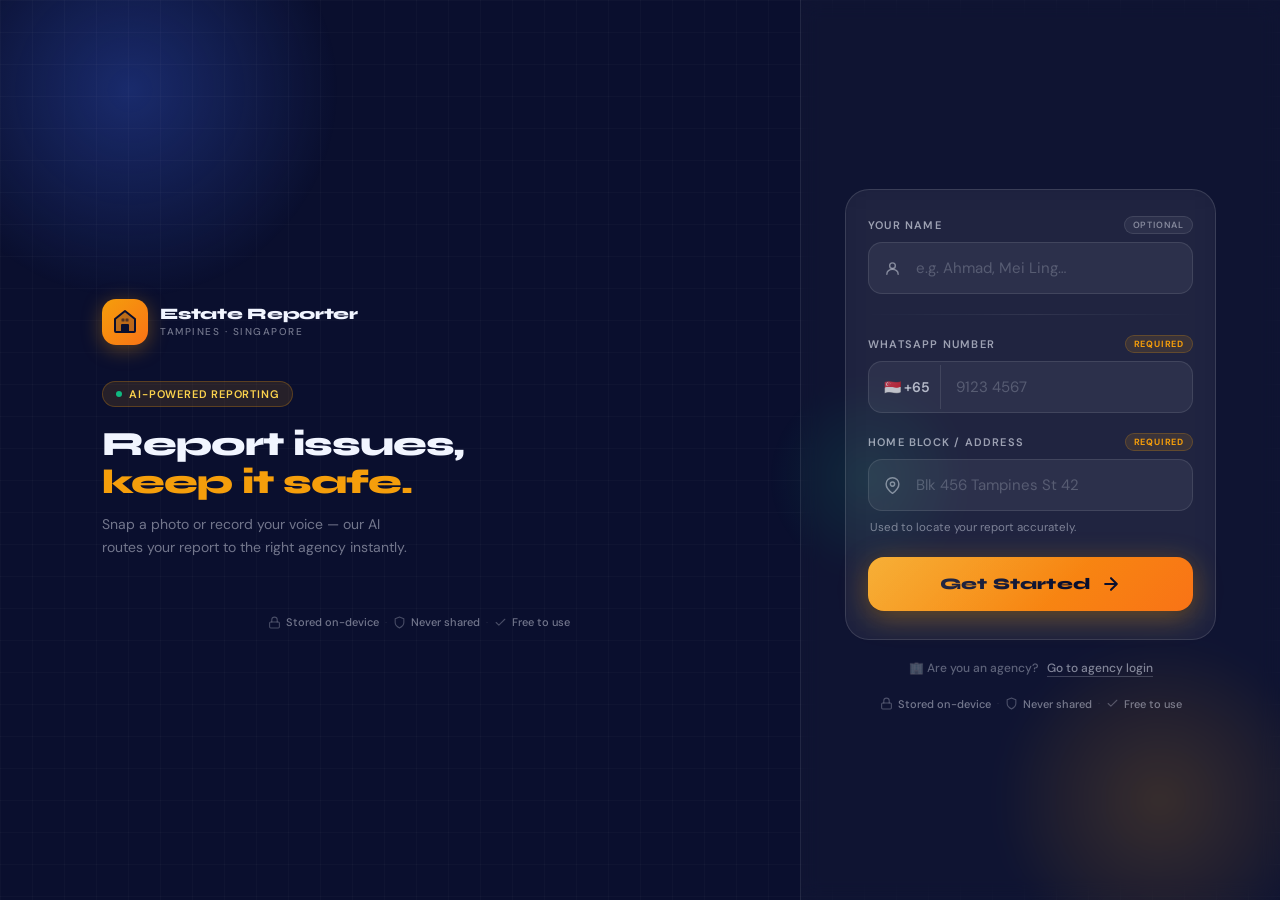
<file: templates/login.html>
<!DOCTYPE html>
<html lang="en">
<head>
<meta charset="UTF-8">
<meta name="viewport" content="width=device-width, initial-scale=1.0, user-scalable=no">
<title>Tampines Estate Reporter</title>
<link href="https://fonts.googleapis.com/css2?family=Syne:wght@700;800&family=DM+Sans:ital,opsz,wght@0,9..40,400;0,9..40,500;0,9..40,600;1,9..40,400&display=swap" rel="stylesheet">
<link rel="manifest" href="/static/manifest.json">
<meta name="theme-color" content="#0a0f2e">
<meta name="mobile-web-app-capable" content="yes">
<meta name="apple-mobile-web-app-capable" content="yes">
<meta name="apple-mobile-web-app-status-bar-style" content="black-translucent">
<meta name="apple-mobile-web-app-title" content="EstateReport">
<link rel="apple-touch-icon" href="/static/icon-192.png">

<style>
/* ── Tokens ── */
:root {
  --ink:       #0a0f2e;
  --ink-2:     #1b2556;
  --accent:    #f59e0b;
  --accent-2:  #fcd34d;
  --ok:        #10b981;
  --err:       #ef4444;
  --surface:   rgba(255,255,255,0.06);
  --border:    rgba(255,255,255,0.13);
  --border-f:  rgba(245,158,11,0.7);
  --text:      #f1f5ff;
  --muted:     rgba(241,245,255,0.45);
  --r:         16px;
}

/* ── Reset ── */
*, *::before, *::after { box-sizing: border-box; margin: 0; padding: 0; -webkit-tap-highlight-color: transparent; }

body {
  font-family: 'DM Sans', sans-serif;
  min-height: 100dvh;
  background: var(--ink);
  color: var(--text);
  display: flex;
  flex-direction: column;
  overflow-x: hidden;
}

/* ── Animated mesh background ── */
.bg-canvas {
  position: fixed;
  inset: 0;
  z-index: 0;
  overflow: hidden;
  pointer-events: none;
}
.bg-canvas::before {
  content: '';
  position: absolute;
  top: -120px; left: -80px;
  width: 420px; height: 420px;
  border-radius: 50%;
  background: radial-gradient(circle, rgba(45,77,184,0.45) 0%, transparent 70%);
  animation: drift1 9s ease-in-out infinite alternate;
}
.bg-canvas::after {
  content: '';
  position: absolute;
  bottom: -80px; right: -60px;
  width: 360px; height: 360px;
  border-radius: 50%;
  background: radial-gradient(circle, rgba(245,158,11,0.18) 0%, transparent 65%);
  animation: drift2 11s ease-in-out infinite alternate;
}
.bg-spot {
  position: absolute;
  top: 42%; left: 60%;
  width: 200px; height: 200px;
  border-radius: 50%;
  background: radial-gradient(circle, rgba(16,185,129,0.12) 0%, transparent 70%);
  animation: drift3 14s ease-in-out infinite alternate;
}
@keyframes drift1 { 0%{transform:translate(0,0) scale(1)} 100%{transform:translate(30px,40px) scale(1.08)} }
@keyframes drift2 { 0%{transform:translate(0,0) scale(1)} 100%{transform:translate(-24px,-30px) scale(1.05)} }
@keyframes drift3 { 0%{transform:translate(0,0)} 100%{transform:translate(-20px,20px)} }

/* Fine grid overlay */
.bg-grid {
  position: absolute;
  inset: 0;
  background-image:
    linear-gradient(rgba(255,255,255,0.025) 1px, transparent 1px),
    linear-gradient(90deg, rgba(255,255,255,0.025) 1px, transparent 1px);
  background-size: 32px 32px;
}

/* ── Page columns ── */
.page-left,
.page-right {
  position: relative;
  z-index: 1;
  display: flex;
  flex-direction: column;
}

/* Mobile: stack vertically, single column feel */
.page-left {
  padding: 0 22px 0;
}
.page-right {
  padding: 0 22px 40px;
}

/* Hide desktop-only trust bar on mobile */
.trust-desktop-only { display: none; }
.trust-mobile-only  { display: flex; }

/* Desktop: side-by-side */
@media (min-width: 900px) {
  body {
    flex-direction: row;
    align-items: stretch;
    min-height: 100vh;
  }

  .page-left {
    flex: 1;
    justify-content: center;
    padding: 60px 64px 60px 8%;
    min-height: 100vh;
  }

  .page-right {
    width: 480px;
    flex-shrink: 0;
    justify-content: center;
    padding: 60px 5% 60px 44px;
    border-left: 1px solid rgba(255,255,255,0.07);
    background: rgba(255,255,255,0.025);
    backdrop-filter: blur(10px);
    -webkit-backdrop-filter: blur(10px);
    min-height: 100vh;
  }

  /* Bigger hero title on desktop */
  .hero-title { font-size: 48px; }
  .hero-desc  { max-width: 420px; font-size: 15px; }

  /* Trust bars: swap visibility */
  .trust-desktop-only { display: flex; margin-top: 48px; }
  .trust-mobile-only  { display: none; }

  /* Form card takes full width of right col */
  .form-card { padding: 32px 28px 36px; }
}

/* ── Top brand bar ── */
.brand-bar {
  display: flex;
  align-items: center;
  gap: 12px;
  padding: 28px 0 0;
}
.brand-icon {
  width: 46px; height: 46px;
  border-radius: 14px;
  background: linear-gradient(135deg, var(--accent) 0%, #f97316 100%);
  display: flex; align-items: center; justify-content: center;
  flex-shrink: 0;
  box-shadow: 0 4px 20px rgba(245,158,11,0.35);
}
.brand-icon svg { width: 26px; height: 26px; }
.brand-text { display: flex; flex-direction: column; }
.brand-name {
  font-family: 'Syne', sans-serif;
  font-size: 16px;
  font-weight: 800;
  color: var(--text);
  letter-spacing: -0.3px;
  line-height: 1;
}
.brand-sub {
  font-size: 10px;
  font-weight: 500;
  color: var(--muted);
  letter-spacing: 1.5px;
  text-transform: uppercase;
  margin-top: 3px;
}

/* ── Hero copy ── */
.hero {
  margin-top: 36px;
  margin-bottom: 36px;
}
.hero-eyebrow {
  display: inline-flex;
  align-items: center;
  gap: 7px;
  background: rgba(245,158,11,0.12);
  border: 1px solid rgba(245,158,11,0.25);
  border-radius: 40px;
  padding: 5px 13px;
  font-size: 11px;
  font-weight: 600;
  color: var(--accent-2);
  letter-spacing: 0.8px;
  text-transform: uppercase;
  margin-bottom: 18px;
}
.hero-eyebrow .dot {
  width: 6px; height: 6px;
  border-radius: 50%;
  background: var(--ok);
  animation: pulse 2s ease-in-out infinite;
}
@keyframes pulse { 0%,100%{opacity:.5;transform:scale(1)} 50%{opacity:1;transform:scale(1.35)} }

.hero-title {
  font-family: 'Syne', sans-serif;
  font-size: 34px;
  font-weight: 800;
  color: var(--text);
  line-height: 1.12;
  letter-spacing: -1px;
  margin-bottom: 12px;
}
.hero-title em {
  font-style: normal;
  color: var(--accent);
}
.hero-desc {
  font-size: 14px;
  line-height: 1.65;
  color: var(--muted);
  max-width: 320px;
  font-weight: 400;
}

/* ── Form card ── */
.form-card {
  background: rgba(255,255,255,0.05);
  border: 1px solid var(--border);
  border-radius: 24px;
  padding: 26px 22px 28px;
  backdrop-filter: blur(16px);
  -webkit-backdrop-filter: blur(16px);
  display: flex;
  flex-direction: column;
  gap: 20px;
}

/* ── Field group ── */
.field {
  display: flex;
  flex-direction: column;
  gap: 8px;
}
.field-label {
  display: flex;
  align-items: center;
  justify-content: space-between;
}
.field-label-text {
  font-size: 11px;
  font-weight: 600;
  letter-spacing: 1.2px;
  text-transform: uppercase;
  color: rgba(241,245,255,0.6);
}
.badge-required {
  font-size: 9px;
  font-weight: 700;
  letter-spacing: 0.8px;
  text-transform: uppercase;
  color: var(--accent);
  background: rgba(245,158,11,0.12);
  border: 1px solid rgba(245,158,11,0.22);
  padding: 2px 8px;
  border-radius: 20px;
}
.badge-optional {
  font-size: 9px;
  font-weight: 600;
  letter-spacing: 0.8px;
  text-transform: uppercase;
  color: var(--muted);
  background: rgba(255,255,255,0.06);
  border: 1px solid rgba(255,255,255,0.1);
  padding: 2px 8px;
  border-radius: 20px;
}

/* Input wrapper — holds prefix + input */
.input-wrap {
  position: relative;
  display: flex;
  align-items: center;
  background: rgba(255,255,255,0.06);
  border: 1.5px solid rgba(255,255,255,0.1);
  border-radius: 14px;
  transition: border-color 0.2s, background 0.2s, box-shadow 0.2s;
  overflow: hidden;
}
.input-wrap:focus-within {
  border-color: var(--border-f);
  background: rgba(255,255,255,0.09);
  box-shadow: 0 0 0 3px rgba(245,158,11,0.12);
}
.input-wrap.valid {
  border-color: rgba(16,185,129,0.5);
}
.input-wrap.invalid {
  border-color: rgba(239,68,68,0.55);
  box-shadow: 0 0 0 3px rgba(239,68,68,0.08);
}

/* Input icon slot */
.input-icon {
  flex-shrink: 0;
  padding: 0 0 0 15px;
  color: var(--muted);
  display: flex;
  align-items: center;
}
.input-icon svg { width: 17px; height: 17px; }

/* Phone prefix */
.phone-prefix {
  flex-shrink: 0;
  padding: 15px 10px 15px 15px;
  font-size: 14px;
  font-weight: 600;
  color: rgba(241,245,255,0.7);
  border-right: 1px solid rgba(255,255,255,0.1);
  line-height: 1;
  white-space: nowrap;
}

input {
  flex: 1;
  width: 100%;
  padding: 15px 15px;
  background: transparent;
  border: none;
  outline: none;
  font-family: 'DM Sans', sans-serif;
  font-size: 15px;
  font-weight: 500;
  color: var(--text);
  line-height: 1;
}
input::placeholder { color: rgba(241,245,255,0.22); font-weight: 400; }
input:-webkit-autofill {
  -webkit-box-shadow: 0 0 0 100px rgba(10,15,46,0.9) inset;
  -webkit-text-fill-color: var(--text);
}

/* Validation tick / cross */
.input-check {
  flex-shrink: 0;
  padding-right: 13px;
  display: none;
}
.input-check svg { width: 18px; height: 18px; }
.input-wrap.valid .input-check   { display: flex; color: var(--ok); }
.input-wrap.invalid .input-check { display: flex; color: var(--err); }

/* Field hint */
.field-hint {
  font-size: 11.5px;
  font-weight: 400;
  color: var(--muted);
  line-height: 1.5;
  padding-left: 2px;
}
.field-hint.err { color: rgba(239,68,68,0.85); display: none; }
.field-hint.err.show { display: block; }

/* ── Divider ── */
.divider {
  height: 1px;
  background: linear-gradient(90deg, transparent, rgba(255,255,255,0.08), transparent);
  margin: 0;
}

/* ── CTA button ── */
.cta-btn {
  position: relative;
  width: 100%;
  padding: 17px 20px;
  background: linear-gradient(135deg, #f59e0b 0%, #f97316 100%);
  border: none;
  border-radius: 16px;
  font-family: 'Syne', sans-serif;
  font-size: 16px;
  font-weight: 800;
  color: #0a0f2e;
  letter-spacing: 0.2px;
  cursor: pointer;
  box-shadow: 0 6px 28px rgba(245,158,11,0.38), 0 2px 8px rgba(0,0,0,0.2);
  transition: transform 0.13s, box-shadow 0.2s, opacity 0.15s;
  display: flex;
  align-items: center;
  justify-content: center;
  gap: 10px;
  overflow: hidden;
}
.cta-btn::before {
  content: '';
  position: absolute;
  inset: 0;
  background: linear-gradient(135deg, rgba(255,255,255,0.18) 0%, transparent 60%);
  border-radius: inherit;
}
.cta-btn:active {
  transform: scale(0.97);
  box-shadow: 0 3px 14px rgba(245,158,11,0.28);
}
.cta-btn:disabled {
  opacity: 0.5;
  cursor: not-allowed;
  transform: none;
}
.cta-btn svg { width: 20px; height: 20px; flex-shrink: 0; }
.cta-arrow {
  transition: transform 0.2s;
}
.cta-btn:not(:disabled):hover .cta-arrow { transform: translateX(3px); }

/* Loading spinner inside button */
.btn-spinner {
  display: none;
  width: 20px; height: 20px;
  border: 2.5px solid rgba(10,15,46,0.25);
  border-top-color: #0a0f2e;
  border-radius: 50%;
  animation: spin 0.7s linear infinite;
}
@keyframes spin { to { transform: rotate(360deg); } }
.cta-btn.loading .btn-label  { display: none; }
.cta-btn.loading .cta-arrow  { display: none; }
.cta-btn.loading .btn-spinner { display: block; }

/* ── Trust bar ── */
.agency-portal-tag {
  display: flex; align-items: center; justify-content: center; gap: 6px;
  margin-top: 20px; font-size: 12px; font-weight: 500;
  color: rgba(241,245,255,0.35);
}
.agency-portal-tag a {
  color: rgba(241,245,255,0.5); text-decoration: none;
  border-bottom: 1px solid rgba(241,245,255,0.2);
}
.agency-portal-tag a:hover { color: var(--accent); }

.trust-bar {
  display: flex;
  align-items: center;
  justify-content: center;
  gap: 6px;
  margin-top: 20px;
}
.trust-item {
  font-size: 11px;
  font-weight: 500;
  color: var(--muted);
  display: flex;
  align-items: center;
  gap: 5px;
}
.trust-item svg { width: 13px; height: 13px; opacity: .6; }
.trust-sep { color: rgba(255,255,255,0.12); font-size: 10px; }

/* ── Entry animation ── */
@keyframes fadeUp {
  from { opacity: 0; transform: translateY(20px); }
  to   { opacity: 1; transform: translateY(0); }
}
.brand-bar  { animation: fadeUp 0.5s ease both; }
.hero       { animation: fadeUp 0.55s ease 0.08s both; }
.form-card  { animation: fadeUp 0.55s ease 0.16s both; }
.trust-bar  { animation: fadeUp 0.5s ease 0.24s both; }
</style>
</head>
<body>

<!-- Animated background -->
<div class="bg-canvas">
  <div class="bg-grid"></div>
  <div class="bg-spot"></div>
</div>

<!-- Two-column layout: on mobile .page-left/.page-right stack; on desktop they sit side by side -->
<div class="page-left">

  <!-- Brand bar -->
  <div class="brand-bar">
    <div class="brand-icon">
      <svg viewBox="0 0 26 26" fill="none" xmlns="http://www.w3.org/2000/svg">
        <path d="M13 2L23 10v12a1 1 0 01-1 1H4a1 1 0 01-1-1V10L13 2z" fill="#0a0f2e" opacity=".25"/>
        <path d="M13 2L23 10v12a1 1 0 01-1 1H4a1 1 0 01-1-1V10L13 2z" stroke="#0a0f2e" stroke-width="2" stroke-linejoin="round" fill="none"/>
        <rect x="9" y="15" width="8" height="8" rx="1" fill="#0a0f2e"/>
        <rect x="9.5" y="9.5" width="3" height="3" rx=".5" fill="#0a0f2e" opacity=".6"/>
        <rect x="13.5" y="9.5" width="3" height="3" rx=".5" fill="#0a0f2e" opacity=".6"/>
      </svg>
    </div>
    <div class="brand-text">
      <div class="brand-name">Estate Reporter</div>
      <div class="brand-sub">Tampines · Singapore</div>
    </div>
  </div>

  <!-- Hero -->
  <div class="hero">
    <div class="hero-eyebrow">
      <span class="dot"></span>
      AI-Powered Reporting
    </div>
    <div class="hero-title">Report issues,<br><em>keep it safe.</em></div>
    <div class="hero-desc">Snap a photo or record your voice — our AI routes your report to the right agency instantly.</div>
  </div>

  <!-- Trust bar (visible on desktop in left col; hidden on mobile) -->
  <div class="trust-bar trust-desktop-only">
    <div class="trust-item">
      <svg viewBox="0 0 24 24" fill="none" stroke="currentColor" stroke-width="2" stroke-linecap="round" stroke-linejoin="round">
        <rect x="3" y="11" width="18" height="11" rx="2" ry="2"/><path d="M7 11V7a5 5 0 0110 0v4"/>
      </svg>
      Stored on-device
    </div>
    <span class="trust-sep">·</span>
    <div class="trust-item">
      <svg viewBox="0 0 24 24" fill="none" stroke="currentColor" stroke-width="2" stroke-linecap="round" stroke-linejoin="round">
        <path d="M12 22s8-4 8-10V5l-8-3-8 3v7c0 6 8 10 8 10z"/>
      </svg>
      Never shared
    </div>
    <span class="trust-sep">·</span>
    <div class="trust-item">
      <svg viewBox="0 0 24 24" fill="none" stroke="currentColor" stroke-width="2" stroke-linecap="round" stroke-linejoin="round">
        <polyline points="20 6 9 17 4 12"/>
      </svg>
      Free to use
    </div>
  </div>

</div><!-- /page-left -->

<div class="page-right">

  <!-- Form -->
  <div class="form-card">

    <!-- Name (optional) -->
    <div class="field" id="field-name">
      <div class="field-label">
        <span class="field-label-text">Your Name</span>
        <span class="badge-optional">Optional</span>
      </div>
      <div class="input-wrap" id="wrap-name">
        <div class="input-icon">
          <svg viewBox="0 0 24 24" fill="none" stroke="currentColor" stroke-width="2" stroke-linecap="round" stroke-linejoin="round">
            <circle cx="12" cy="8" r="4"/><path d="M4 20c0-4 3.6-7 8-7s8 3 8 7"/>
          </svg>
        </div>
        <input type="text" id="inp-name" placeholder="e.g. Ahmad, Mei Ling…"
               autocomplete="name" inputmode="text"
               oninput="liveValidateName()"/>
        <div class="input-check" id="chk-name">
          <svg viewBox="0 0 24 24" fill="none" stroke="currentColor" stroke-width="2.5" stroke-linecap="round" stroke-linejoin="round">
            <polyline points="20 6 9 17 4 12"/>
          </svg>
        </div>
      </div>
    </div>

    <div class="divider"></div>

    <!-- Phone (required) -->
    <div class="field" id="field-phone">
      <div class="field-label">
        <span class="field-label-text">WhatsApp Number</span>
        <span class="badge-required">Required</span>
      </div>
      <div class="input-wrap" id="wrap-phone">
        <div class="phone-prefix">🇸🇬 +65</div>
        <input type="tel" id="inp-phone" placeholder="9123 4567"
               maxlength="9" inputmode="numeric" autocomplete="tel"
               oninput="liveValidatePhone()" onkeydown="if(event.key==='Enter')submitForm()"/>
        <div class="input-check" id="chk-phone">
          <svg viewBox="0 0 24 24" fill="none" stroke="currentColor" stroke-width="2.5" stroke-linecap="round" stroke-linejoin="round">
            <polyline points="20 6 9 17 4 12"/>
          </svg>
        </div>
      </div>
      <div class="field-hint err" id="err-phone">Please enter a valid 8-digit Singapore number.</div>
    </div>

    <!-- Address (required) -->
    <div class="field" id="field-addr">
      <div class="field-label">
        <span class="field-label-text">Home Block / Address</span>
        <span class="badge-required">Required</span>
      </div>
      <div class="input-wrap" id="wrap-addr">
        <div class="input-icon">
          <svg viewBox="0 0 24 24" fill="none" stroke="currentColor" stroke-width="2" stroke-linecap="round" stroke-linejoin="round">
            <path d="M21 10c0 7-9 13-9 13S3 17 3 10a9 9 0 0118 0z"/><circle cx="12" cy="10" r="3"/>
          </svg>
        </div>
        <input type="text" id="inp-addr" placeholder="Blk 456 Tampines St 42"
               autocomplete="street-address"
               oninput="liveValidateAddr()" onkeydown="if(event.key==='Enter')submitForm()"/>
        <div class="input-check" id="chk-addr">
          <svg viewBox="0 0 24 24" fill="none" stroke="currentColor" stroke-width="2.5" stroke-linecap="round" stroke-linejoin="round">
            <polyline points="20 6 9 17 4 12"/>
          </svg>
        </div>
      </div>
      <div class="field-hint err" id="err-addr">Please enter your home block or address.</div>
      <div class="field-hint">Used to locate your report accurately.</div>
    </div>

    <!-- CTA -->
    <button class="cta-btn" id="ctaBtn" onclick="submitForm()">
      <span class="btn-label">Get Started</span>
      <div class="btn-spinner"></div>
      <svg class="cta-arrow" viewBox="0 0 24 24" fill="none" stroke="currentColor" stroke-width="2.5" stroke-linecap="round" stroke-linejoin="round">
        <path d="M5 12h14M12 5l7 7-7 7"/>
      </svg>
    </button>

  </div>

  <div class="agency-portal-tag">
    🏢 Are you an agency?&nbsp;<a href="/agency_login.html">Go to agency login</a>
  </div>

  <!-- Trust bar (mobile only — on desktop it's in the left col) -->
  <div class="trust-bar trust-mobile-only">
    <div class="trust-item">
      <svg viewBox="0 0 24 24" fill="none" stroke="currentColor" stroke-width="2" stroke-linecap="round" stroke-linejoin="round">
        <rect x="3" y="11" width="18" height="11" rx="2" ry="2"/><path d="M7 11V7a5 5 0 0110 0v4"/>
      </svg>
      Stored on-device
    </div>
    <span class="trust-sep">·</span>
    <div class="trust-item">
      <svg viewBox="0 0 24 24" fill="none" stroke="currentColor" stroke-width="2" stroke-linecap="round" stroke-linejoin="round">
        <path d="M12 22s8-4 8-10V5l-8-3-8 3v7c0 6 8 10 8 10z"/>
      </svg>
      Never shared
    </div>
    <span class="trust-sep">·</span>
    <div class="trust-item">
      <svg viewBox="0 0 24 24" fill="none" stroke="currentColor" stroke-width="2" stroke-linecap="round" stroke-linejoin="round">
        <polyline points="20 6 9 17 4 12"/>
      </svg>
      Free to use
    </div>
  </div>

</div><!-- /page-right -->

<script>
if ('serviceWorker' in navigator) {
  navigator.serviceWorker.register('/static/sw.js').catch(() => {});
}

/* ── Auth guard ── */
function getProfile() {
  try { return JSON.parse(localStorage.getItem('tampines_profile') || 'null'); } catch(e){ return null; }
}
(function() {
  const p = getProfile();
  if (p && p.phone && p.homeAddress) { window.location.replace('home.html'); }
})();

/* ── Live validation helpers ── */
function setWrapState(id, state) {          // state: '' | 'valid' | 'invalid'
  const el = document.getElementById(id);
  if (!el) return;
  el.classList.toggle('valid',   state === 'valid');
  el.classList.toggle('invalid', state === 'invalid');
}
function showErr(id, show) {
  const el = document.getElementById(id);
  if (el) el.classList.toggle('show', show);
}

function liveValidateName() {
  const v = document.getElementById('inp-name').value.trim();
  setWrapState('wrap-name', v.length > 0 ? 'valid' : '');
}

function liveValidatePhone() {
  const raw = document.getElementById('inp-phone').value.replace(/\s/g,'');
  const ok  = /^\d{8}$/.test(raw);
  setWrapState('wrap-phone', raw.length === 0 ? '' : ok ? 'valid' : 'invalid');
  showErr('err-phone', raw.length > 0 && !ok);
}

function liveValidateAddr() {
  const v = document.getElementById('inp-addr').value.trim();
  setWrapState('wrap-addr', v.length >= 3 ? 'valid' : v.length > 0 ? 'invalid' : '');
  showErr('err-addr', v.length > 0 && v.length < 3);
}

/* ── Submit ── */
function submitForm() {
  const name    = document.getElementById('inp-name').value.trim();
  const phone   = document.getElementById('inp-phone').value.replace(/\s/g,'');
  const address = document.getElementById('inp-addr').value.trim();

  let valid = true;

  // Phone: 8 digits, required
  if (!/^\d{8}$/.test(phone)) {
    setWrapState('wrap-phone', 'invalid');
    showErr('err-phone', true);
    valid = false;
  } else {
    setWrapState('wrap-phone', 'valid');
    showErr('err-phone', false);
  }

  // Address: required, min 3 chars
  if (address.length < 3) {
    setWrapState('wrap-addr', 'invalid');
    showErr('err-addr', true);
    valid = false;
  } else {
    setWrapState('wrap-addr', 'valid');
    showErr('err-addr', false);
  }

  if (!valid) {
    // Shake form card
    const card = document.querySelector('.form-card');
    card.style.animation = 'none';
    requestAnimationFrame(() => {
      card.style.animation = 'shake 0.35s ease';
    });
    return;
  }

  // Animate button
  const btn = document.getElementById('ctaBtn');
  btn.classList.add('loading');
  btn.disabled = true;

  const profile = {
    name:        name || null,
    phone:       '+65' + phone,
    homeAddress: address,
  };
  localStorage.setItem('tampines_profile', JSON.stringify(profile));

  setTimeout(() => { window.location.replace('home.html'); }, 450);
}

/* Shake keyframe added via JS so it can re-trigger */
const style = document.createElement('style');
style.textContent = '@keyframes shake { 0%,100%{transform:translateX(0)} 20%,60%{transform:translateX(-6px)} 40%,80%{transform:translateX(6px)} }';
document.head.appendChild(style);
</script>
</body>
</html>
</file>
<file: static/css/chat.css>
/* ═══════════════════════════════════════════
   DESIGN TOKENS
   ═══════════════════════════════════════════ */
:root {
  --bg:             #050d1f;
  --bg-elevated:    rgba(8,18,42,0.85);
  --surface:        rgba(255,255,255,0.04);
  --surface-hover:  rgba(255,255,255,0.07);
  --border:         rgba(255,255,255,0.06);
  --border-accent:  rgba(34,211,238,0.15);
  --accent:         #22d3ee;
  --accent-mid:     #06b6d4;
  --accent-deep:    #0891b2;
  --accent-darker:  #0e7490;
  --accent-glow:    rgba(34,211,238,0.25);
  --accent-glow-soft: rgba(34,211,238,0.08);
  --ok:             #22d3ee;
  --text:           #e2f1f8;
  --text-dim:       rgba(226,241,248,0.7);
  --muted:          rgba(226,241,248,0.3);
  --radius:         20px;
  --radius-sm:      12px;
}

/* ═══════════════════════════════════════════
   RESET
   ═══════════════════════════════════════════ */
*,*::before,*::after {
  box-sizing: border-box;
  margin: 0;
  padding: 0;
  -webkit-tap-highlight-color: transparent;
}

html { height: 100%; }

body {
  font-family: 'Inter', -apple-system, BlinkMacSystemFont, sans-serif;
  background: var(--bg);
  color: var(--text);
  max-width: 480px;
  margin: 0 auto;
  height: 100dvh;
  display: flex;
  flex-direction: column;
  -webkit-font-smoothing: antialiased;
  -moz-osx-font-smoothing: grayscale;
}

/* ═══════════════════════════════════════════
   ANIMATED BACKGROUND
   ═══════════════════════════════════════════ */
.bg-canvas {
  position: fixed;
  inset: 0;
  max-width: 480px;
  margin: 0 auto;
  z-index: 0;
  pointer-events: none;
  overflow: hidden;
}
.bg-canvas::before {
  content: '';
  position: absolute;
  top: -140px;
  left: -100px;
  width: 360px;
  height: 360px;
  border-radius: 50%;
  background: radial-gradient(circle, rgba(8,145,178,0.28) 0%, transparent 70%);
  animation: drift1 14s ease-in-out infinite alternate;
  filter: blur(50px);
  will-change: transform;
}
.bg-canvas::after {
  content: '';
  position: absolute;
  bottom: -100px;
  right: -80px;
  width: 300px;
  height: 300px;
  border-radius: 50%;
  background: radial-gradient(circle, rgba(34,211,238,0.12) 0%, transparent 65%);
  animation: drift2 18s ease-in-out infinite alternate;
  filter: blur(60px);
  will-change: transform;
}
.bg-blob-center {
  position: absolute;
  top: 38%;
  left: 50%;
  width: 220px;
  height: 220px;
  border-radius: 50%;
  background: radial-gradient(circle, rgba(6,78,96,0.2) 0%, transparent 70%);
  animation: drift3 20s ease-in-out infinite alternate;
  filter: blur(70px);
  will-change: transform;
}

@keyframes drift1 {
  0%   { transform: translate(0, 0) scale(1); }
  100% { transform: translate(30px, 40px) scale(1.08); }
}
@keyframes drift2 {
  0%   { transform: translate(0, 0) scale(1); }
  100% { transform: translate(-25px, -30px) scale(1.05); }
}
@keyframes drift3 {
  0%   { transform: translate(-50%, -50%) scale(1); }
  100% { transform: translate(-45%, -55%) scale(1.12); }
}

/* ═══════════════════════════════════════════
   HEADER — Glass, Compact, Glowing Orb
   ═══════════════════════════════════════════ */
.header {
  position: relative;
  z-index: 100;
  flex-shrink: 0;
  background: var(--bg-elevated);
  backdrop-filter: blur(28px);
  -webkit-backdrop-filter: blur(28px);
  border-bottom: 1px solid var(--border);
  padding: 11px 14px;
  display: flex;
  align-items: center;
  gap: 11px;
}

.header-back {
  width: 34px;
  height: 34px;
  border-radius: 50%;
  background: var(--surface);
  border: 1px solid var(--border);
  display: flex;
  align-items: center;
  justify-content: center;
  cursor: pointer;
  flex-shrink: 0;
  transition: background 0.2s, transform 0.15s;
  text-decoration: none;
  color: var(--text-dim);
}
.header-back:active {
  background: var(--surface-hover);
  transform: scale(0.9);
}
.header-back svg {
  width: 16px;
  height: 16px;
}

/* Glowing AI Orb */
.header-avatar {
  width: 38px;
  height: 38px;
  border-radius: 50%;
  flex-shrink: 0;
  display: flex;
  align-items: center;
  justify-content: center;
  font-size: 0;
  position: relative;
  background: transparent;
  box-shadow: none;
}
.header-avatar::before {
  content: '';
  position: absolute;
  width: 24px;
  height: 24px;
  border-radius: 50%;
  background: radial-gradient(circle at 32% 32%, #a5f3fc, #22d3ee 40%, #0891b2 72%, #065f73);
  box-shadow: 0 0 14px rgba(34,211,238,0.45), 0 0 36px rgba(34,211,238,0.15);
  animation: orb-glow 3.5s ease-in-out infinite;
  will-change: box-shadow, transform;
}
.header-avatar::after {
  content: '';
  position: absolute;
  width: 7px;
  height: 5px;
  border-radius: 50%;
  top: 8px;
  left: 10px;
  background: rgba(255,255,255,0.65);
  filter: blur(1.5px);
}

@keyframes orb-glow {
  0%, 100% {
    box-shadow: 0 0 14px rgba(34,211,238,0.45), 0 0 36px rgba(34,211,238,0.15);
    transform: scale(1);
  }
  50% {
    box-shadow: 0 0 18px rgba(34,211,238,0.55), 0 0 44px rgba(34,211,238,0.2);
    transform: scale(1.06);
  }
}

.header-info {
  flex: 1;
  min-width: 0;
}
.header-name {
  font-size: 14.5px;
  font-weight: 700;
  color: var(--text);
  line-height: 1.25;
  letter-spacing: -0.2px;
}
.header-status {
  display: flex;
  align-items: center;
  gap: 5px;
  font-size: 11px;
  font-weight: 500;
  color: var(--accent);
  opacity: 0.75;
  margin-top: 1px;
}
.status-dot {
  width: 6px;
  height: 6px;
  border-radius: 50%;
  background: var(--accent);
  box-shadow: 0 0 6px var(--accent-glow);
  animation: pulse-dot 2.8s ease-in-out infinite;
  will-change: opacity, transform;
}
@keyframes pulse-dot {
  0%, 100% { opacity: 0.55; transform: scale(1); }
  50%      { opacity: 1;    transform: scale(1.25); }
}

/* ═══════════════════════════════════════════
   CHAT WINDOW
   ═══════════════════════════════════════════ */
.chat-window {
  position: relative;
  z-index: 1;
  flex: 1;
  min-height: 0;
  overflow-y: auto;
  overflow-x: hidden;
  padding: 18px 16px 8px;
  display: flex;
  flex-direction: column;
  gap: 10px;
  scroll-behavior: smooth;
  -webkit-overflow-scrolling: touch;
}
.chat-window::-webkit-scrollbar { width: 0; }

/* ═══════════════════════════════════════════
   MESSAGES
   ═══════════════════════════════════════════ */
.msg-row {
  display: flex;
  gap: 8px;
  align-items: flex-end;
  animation: fadeUp 0.32s cubic-bezier(0.22, 1, 0.36, 1) both;
}
@keyframes fadeUp {
  from { opacity: 0; transform: translateY(14px) scale(0.97); }
  to   { opacity: 1; transform: translateY(0) scale(1); }
}

.msg-row.user { flex-direction: row-reverse; }

/* Tiny status dot — hides emoji from JS */
.msg-avatar {
  font-size: 0;
  width: 7px;
  height: 7px;
  border-radius: 50%;
  flex-shrink: 0;
  display: flex;
  align-items: center;
  justify-content: center;
  align-self: flex-end;
  margin-bottom: 8px;
}
.msg-row.bot .msg-avatar {
  background: rgba(34,211,238,0.5);
  box-shadow: 0 0 8px rgba(34,211,238,0.25);
}
.msg-row.user .msg-avatar {
  background: rgba(34,211,238,0.2);
  box-shadow: none;
}

/* Bubbles */
.msg-bubble {
  max-width: 80%;
  padding: 12px 16px;
  border-radius: var(--radius);
  font-size: 14px;
  font-weight: 500;
  line-height: 1.58;
  word-break: break-word;
  letter-spacing: -0.01em;
}

/* AI Bubble — Dark Glass */
.msg-row.bot .msg-bubble {
  background: rgba(255,255,255,0.05);
  border: 1px solid rgba(255,255,255,0.07);
  border-bottom-left-radius: 6px;
  color: var(--text);
  backdrop-filter: blur(12px);
  -webkit-backdrop-filter: blur(12px);
  box-shadow: 0 2px 12px rgba(0,0,0,0.2), inset 0 1px 0 rgba(255,255,255,0.03);
}
.msg-row.bot .msg-bubble strong {
  color: var(--accent);
  font-weight: 600;
}

/* User Bubble — Aqua Gradient + Glow */
.msg-row.user .msg-bubble {
  background: linear-gradient(135deg, var(--accent-deep), var(--accent));
  border-bottom-right-radius: 6px;
  color: #032a33;
  box-shadow:
    0 0 24px rgba(34,211,238,0.15),
    0 2px 10px rgba(0,0,0,0.25),
    inset 0 1px 0 rgba(255,255,255,0.18);
}
.msg-row.user .msg-bubble strong {
  color: #064e5e;
  font-weight: 600;
}

/* Timestamps */
.msg-time {
  font-size: 10px;
  font-weight: 500;
  color: var(--muted);
  padding: 0 4px;
  margin-top: 4px;
  white-space: nowrap;
}
.msg-row.user .msg-time { text-align: right; }

/* ═══════════════════════════════════════════
   TYPING INDICATOR
   ═══════════════════════════════════════════ */
.typing-bubble {
  background: rgba(255,255,255,0.05);
  border: 1px solid rgba(255,255,255,0.07);
  border-bottom-left-radius: 6px;
  padding: 15px 22px;
  border-radius: var(--radius);
  display: flex;
  gap: 6px;
  align-items: center;
  backdrop-filter: blur(12px);
  -webkit-backdrop-filter: blur(12px);
}
.typing-dot {
  width: 6px;
  height: 6px;
  border-radius: 50%;
  background: var(--accent);
  opacity: 0.4;
  animation: typing-bounce 1.6s ease-in-out infinite;
  will-change: transform, opacity;
}
.typing-dot:nth-child(2) { animation-delay: 0.2s; }
.typing-dot:nth-child(3) { animation-delay: 0.4s; }
@keyframes typing-bounce {
  0%, 60%, 100% { transform: translateY(0); opacity: 0.35; }
  30%           { transform: translateY(-6px); opacity: 1; }
}

/* ═══════════════════════════════════════════
   QUICK CHIPS — Clean Modern Pills
   ═══════════════════════════════════════════ */
.quick-chips {
  display: flex;
  flex-wrap: wrap;
  gap: 8px;
  padding: 2px 0 6px 15px;
}
.chip {
  padding: 9px 16px;
  border-radius: 100px;
  border: 1px solid rgba(34,211,238,0.18);
  background: rgba(34,211,238,0.05);
  color: var(--accent);
  font-size: 12.5px;
  font-weight: 600;
  cursor: pointer;
  transition: all 0.22s ease;
  font-family: 'Inter', sans-serif;
  letter-spacing: 0.01em;
  position: relative;
  overflow: hidden;
}
.chip::before {
  content: '';
  position: absolute;
  left: 12px;
  top: 50%;
  transform: translateY(-50%);
  width: 4px;
  height: 4px;
  border-radius: 50%;
  background: var(--accent);
  opacity: 0.5;
  transition: opacity 0.2s;
}
.chip:hover {
  background: rgba(34,211,238,0.1);
  border-color: rgba(34,211,238,0.32);
  box-shadow: 0 0 20px rgba(34,211,238,0.08);
}
.chip:hover::before { opacity: 0.8; }
.chip:active {
  transform: scale(0.95);
  background: rgba(34,211,238,0.14);
}

/* ═══════════════════════════════════════════
   INPUT BAR — Floating Glass
   ═══════════════════════════════════════════ */
.input-bar {
  position: relative;
  z-index: 100;
  flex-shrink: 0;
  padding: 6px 14px 22px;
  display: flex;
  align-items: flex-end;
  gap: 10px;
}
/* Fade gradient above input */
.input-bar::before {
  content: '';
  position: absolute;
  top: -36px;
  left: 0;
  right: 0;
  height: 36px;
  background: linear-gradient(to top, var(--bg), transparent);
  pointer-events: none;
}

.input-field {
  flex: 1;
  min-height: 46px;
  max-height: 110px;
  background: rgba(255,255,255,0.055);
  backdrop-filter: blur(16px);
  -webkit-backdrop-filter: blur(16px);
  border: 1px solid rgba(255,255,255,0.08);
  border-radius: 23px;
  padding: 12px 18px;
  color: var(--text);
  font-size: 14px;
  font-weight: 500;
  font-family: 'Inter', sans-serif;
  resize: none;
  outline: none;
  overflow-y: auto;
  transition: border-color 0.28s ease, box-shadow 0.28s ease;
  line-height: 1.45;
}
.input-field::placeholder {
  color: var(--muted);
  font-weight: 400;
}
.input-field:focus {
  border-color: rgba(34,211,238,0.28);
  box-shadow: 0 0 0 3px rgba(34,211,238,0.06), 0 0 20px rgba(34,211,238,0.04);
}
.input-field::-webkit-scrollbar { width: 0; }

.send-btn {
  width: 46px;
  height: 46px;
  border-radius: 50%;
  flex-shrink: 0;
  background: linear-gradient(135deg, var(--accent-deep), var(--accent));
  border: none;
  cursor: pointer;
  display: flex;
  align-items: center;
  justify-content: center;
  box-shadow:
    0 0 22px rgba(34,211,238,0.28),
    0 4px 14px rgba(0,0,0,0.3);
  transition: transform 0.2s cubic-bezier(0.22, 1, 0.36, 1), box-shadow 0.2s ease;
  will-change: transform;
}
.send-btn:active {
  transform: scale(0.88);
  box-shadow: 0 0 14px rgba(34,211,238,0.2), 0 2px 8px rgba(0,0,0,0.25);
}
.send-btn svg {
  width: 18px;
  height: 18px;
  color: #032a33;
}
.send-btn:disabled {
  opacity: 0.4;
  cursor: not-allowed;
  box-shadow: 0 0 10px rgba(34,211,238,0.1), 0 2px 8px rgba(0,0,0,0.2);
}

/* ═══════════════════════════════════════════
   DATE DIVIDER
   ═══════════════════════════════════════════ */
.date-divider {
  display: flex;
  align-items: center;
  gap: 14px;
  font-size: 10.5px;
  font-weight: 600;
  color: var(--muted);
  letter-spacing: 0.7px;
  text-transform: uppercase;
  margin: 4px 0;
}
.date-divider::before,
.date-divider::after {
  content: '';
  flex: 1;
  height: 1px;
  background: linear-gradient(to right, transparent, rgba(255,255,255,0.06), transparent);
}

/* ═══════════════════════════════════════════
   REDUCED MOTION
   ═══════════════════════════════════════════ */
@media (prefers-reduced-motion: reduce) {
  .bg-canvas::before,
  .bg-canvas::after,
  .bg-blob-center,
  .header-avatar::before,
  .status-dot,
  .typing-dot {
    animation: none !important;
  }
  .msg-row {
    animation: none !important;
    opacity: 1 !important;
    transform: none !important;
  }
  .send-btn,
  .chip,
  .header-back {
    transition: none !important;
  }
}
</file>
